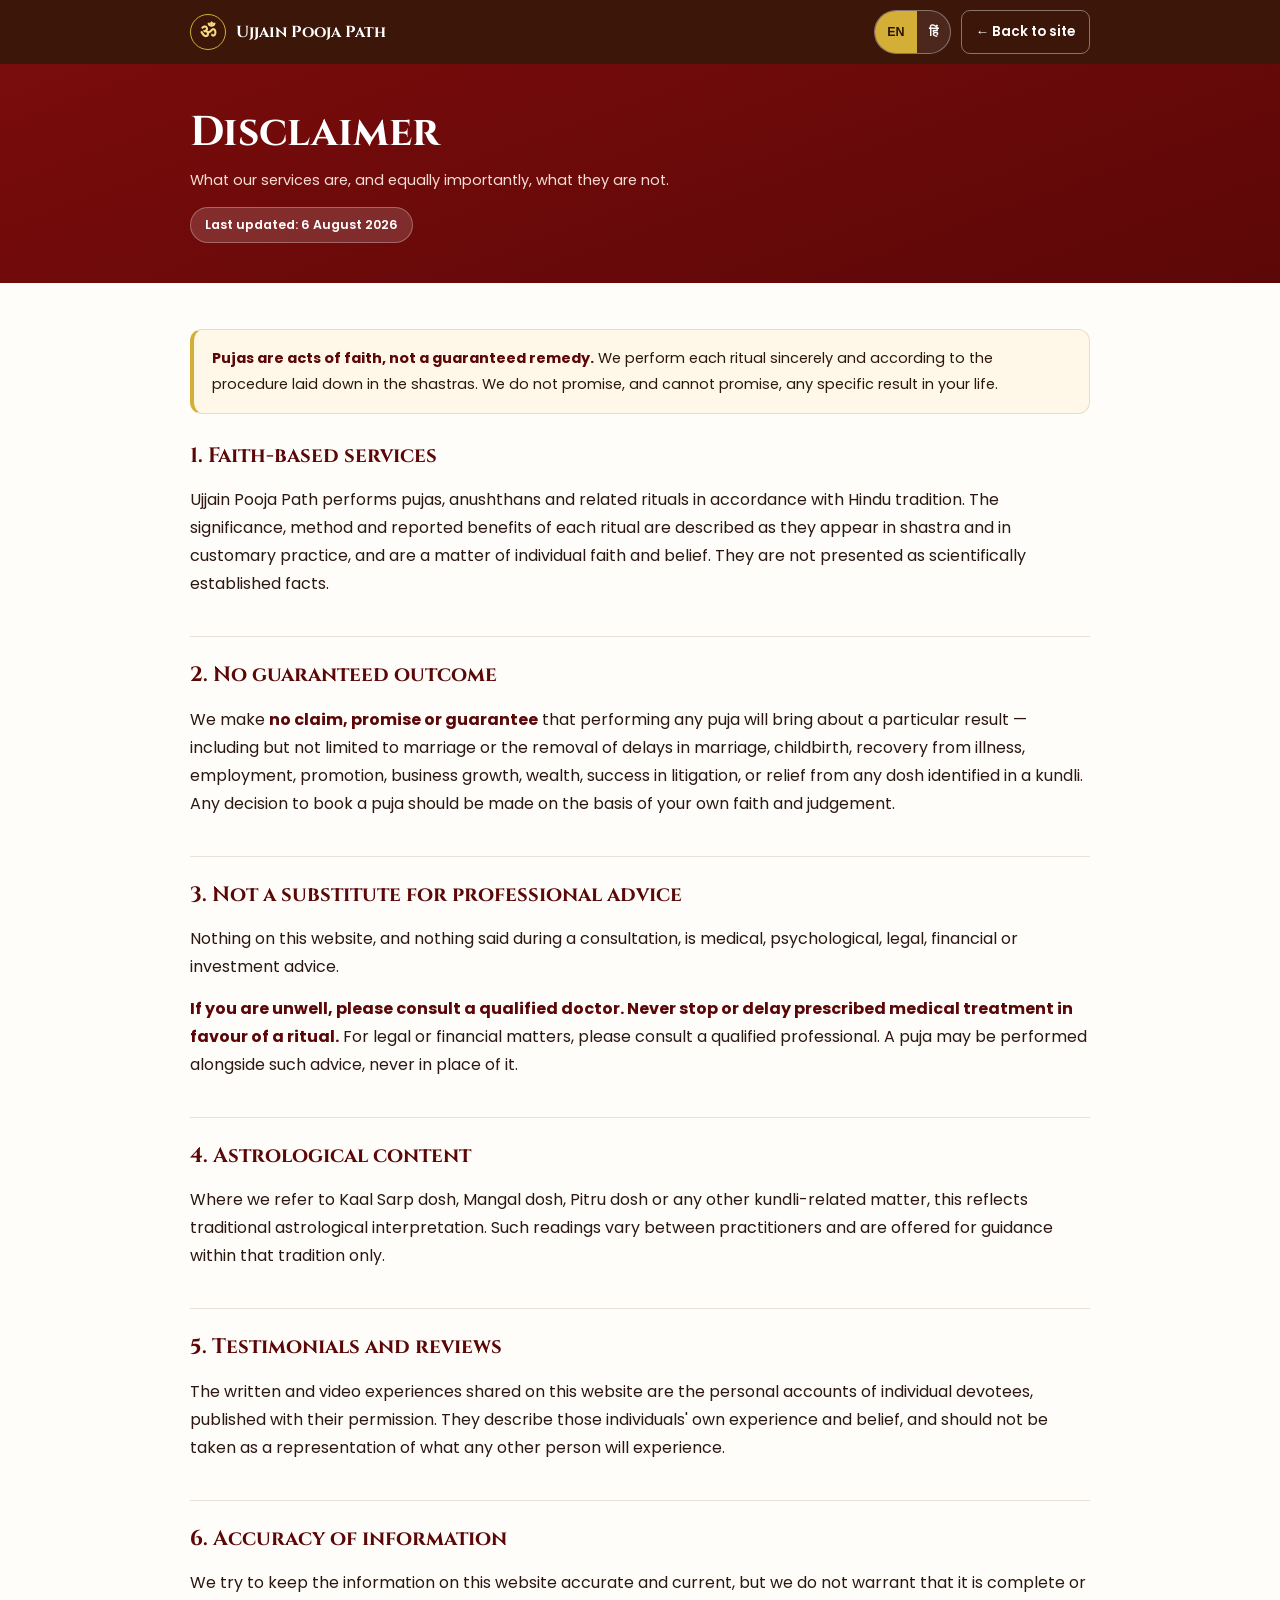
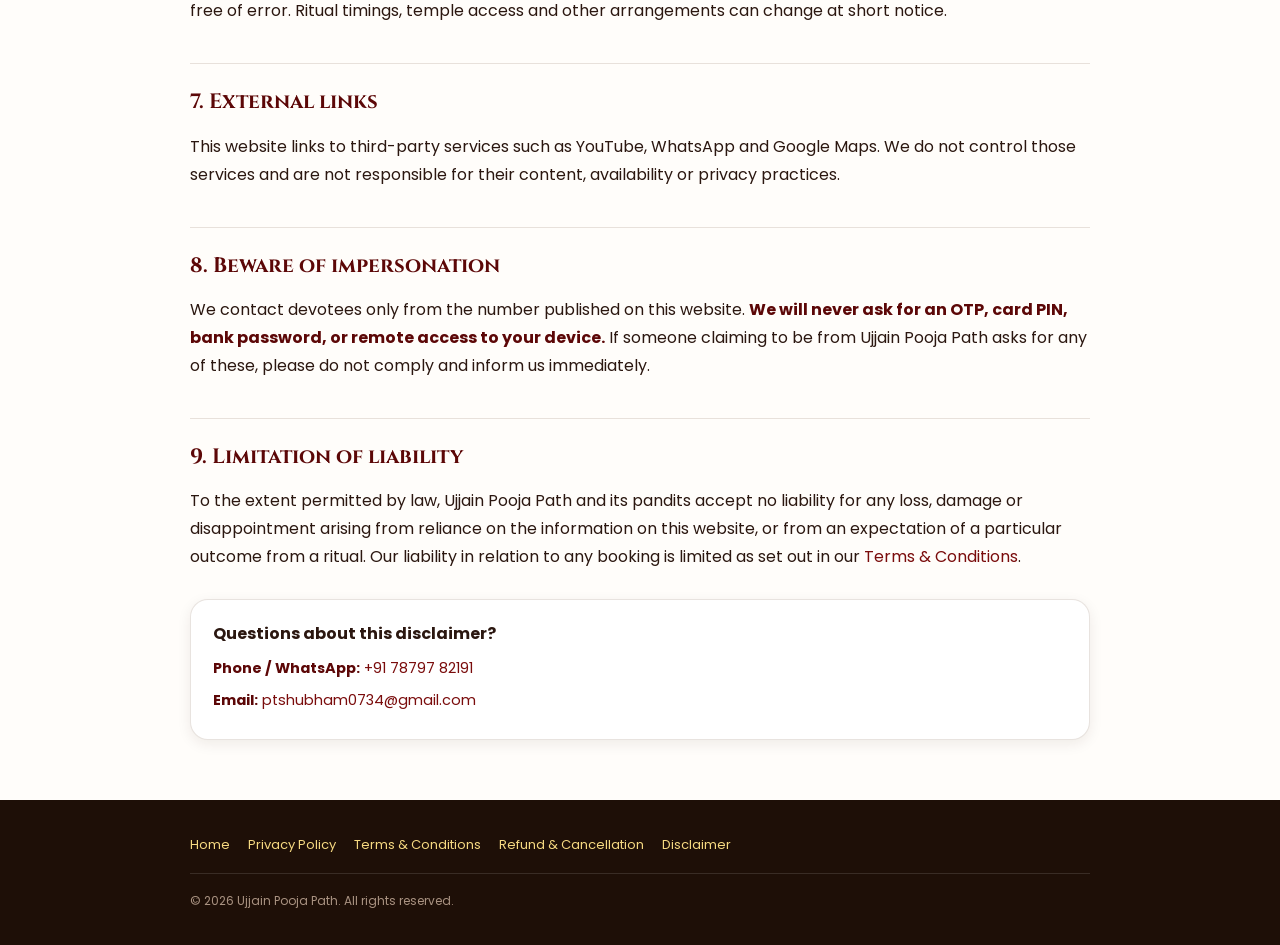
<file: disclaimer.html>
<!doctype html>
<html lang="en-IN" data-lang="en">
<head>
  <meta charset="utf-8">
  <meta name="viewport" content="width=device-width, initial-scale=1, viewport-fit=cover">
  <meta name="theme-color" content="#7a0c0c">
  <meta name="description" content="Disclaimer for Ujjain Pooja Path — pujas are performed as acts of faith according to Hindu tradition, no specific outcome is guaranteed, and nothing on this site is medical, legal or financial advice.">
  <meta name="robots" content="index,follow">
  <link rel="canonical" href="https://ujjainpoojapath.in/disclaimer.html">
  <title>Disclaimer | Ujjain Pooja Path</title>
  <link rel="preconnect" href="https://fonts.googleapis.com">
  <link rel="preconnect" href="https://fonts.gstatic.com" crossorigin>
  <link href="https://fonts.googleapis.com/css2?family=Cinzel:wght@500;600;700&family=Poppins:wght@400;500;600;700&family=Noto+Sans+Devanagari:wght@400;500;600;700&display=swap" rel="stylesheet">
  <link rel="stylesheet" href="legal.css">
</head>
<body>

<header class="legal-header">
  <nav class="legal-nav wrap" aria-label="Main navigation">
    <a class="brand" href="index.html"><span class="brand-mark" aria-hidden="true">ॐ</span><span>Ujjain Pooja Path</span></a>
    <div class="header-right">
      <div class="lang-switch" role="group" aria-label="Language">
        <button type="button" data-setlang="en" aria-pressed="true">EN</button>
        <button type="button" data-setlang="hi" aria-pressed="false">हिं</button>
      </div>
      <a class="back-home" href="index.html"><span class="t-en">← Back to site</span><span class="t-hi">← वेबसाइट पर लौटें</span></a>
    </div>
  </nav>
</header>

<section class="legal-hero">
  <div class="wrap">
    <h1><span class="t-en">Disclaimer</span><span class="t-hi">अस्वीकरण</span></h1>
    <p>
      <span class="t-en">What our services are, and equally importantly, what they are not.</span>
      <span class="t-hi">हमारी सेवाएँ क्या हैं, और उतना ही महत्वपूर्ण — क्या नहीं हैं।</span>
    </p>
    <span class="eff-date"><span class="t-en">Last updated: 6 August 2026</span><span class="t-hi">अंतिम अद्यतन: 6 अगस्त 2026</span></span>
  </div>
</section>

<main class="legal-body">
  <div class="wrap">

    <div class="callout">
      <p>
        <span class="t-en"><strong>Pujas are acts of faith, not a guaranteed remedy.</strong> We perform each ritual sincerely and according to the procedure laid down in the shastras. We do not promise, and cannot promise, any specific result in your life.</span>
        <span class="t-hi"><strong>पूजा श्रद्धा का कर्म है, परिणाम की गारंटी नहीं।</strong> हम प्रत्येक अनुष्ठान निष्ठापूर्वक तथा शास्त्रोक्त विधि से सम्पन्न कराते हैं। हम आपके जीवन में किसी विशेष परिणाम का वचन नहीं देते, और दे भी नहीं सकते।</span>
      </p>
    </div>

    <h2><span class="t-en">1. Faith-based services</span><span class="t-hi">1. आस्था आधारित सेवाएँ</span></h2>
    <p><span class="t-en">Ujjain Pooja Path performs pujas, anushthans and related rituals in accordance with Hindu tradition. The significance, method and reported benefits of each ritual are described as they appear in shastra and in customary practice, and are a matter of individual faith and belief. They are not presented as scientifically established facts.</span><span class="t-hi">उज्जैन पूजा पथ हिंदू परंपरा के अनुसार पूजा, अनुष्ठान एवं संबंधित कर्म सम्पन्न कराता है। प्रत्येक अनुष्ठान का महत्व, विधि एवं बताए गए फल वैसे ही वर्णित हैं जैसे वे शास्त्र एवं प्रचलित परंपरा में आते हैं, तथा वे व्यक्तिगत श्रद्धा एवं आस्था का विषय हैं। इन्हें वैज्ञानिक रूप से सिद्ध तथ्य के रूप में प्रस्तुत नहीं किया जाता।</span></p>

    <h2><span class="t-en">2. No guaranteed outcome</span><span class="t-hi">2. परिणाम की कोई गारंटी नहीं</span></h2>
    <p><span class="t-en">We make <strong>no claim, promise or guarantee</strong> that performing any puja will bring about a particular result — including but not limited to marriage or the removal of delays in marriage, childbirth, recovery from illness, employment, promotion, business growth, wealth, success in litigation, or relief from any dosh identified in a kundli. Any decision to book a puja should be made on the basis of your own faith and judgement.</span><span class="t-hi">हम <strong>कोई दावा, वचन अथवा गारंटी नहीं</strong> देते कि किसी पूजा से कोई विशेष परिणाम प्राप्त होगा — जिसमें विवाह अथवा विवाह में विलंब का निवारण, संतान, रोग से मुक्ति, रोज़गार, पदोन्नति, व्यापार वृद्धि, धन, मुकदमे में सफलता, अथवा कुंडली में बताए किसी दोष से मुक्ति सम्मिलित है, किंतु इन्हीं तक सीमित नहीं। पूजा बुक करने का निर्णय आपकी अपनी श्रद्धा एवं विवेक के आधार पर लिया जाना चाहिए।</span></p>

    <h2><span class="t-en">3. Not a substitute for professional advice</span><span class="t-hi">3. व्यावसायिक परामर्श का विकल्प नहीं</span></h2>
    <p><span class="t-en">Nothing on this website, and nothing said during a consultation, is medical, psychological, legal, financial or investment advice.</span><span class="t-hi">इस वेबसाइट पर दी गई कोई भी बात, तथा परामर्श के दौरान कही गई कोई भी बात, चिकित्सकीय, मनोवैज्ञानिक, विधिक, वित्तीय अथवा निवेश परामर्श नहीं है।</span></p>
    <p><span class="t-en"><strong>If you are unwell, please consult a qualified doctor. Never stop or delay prescribed medical treatment in favour of a ritual.</strong> For legal or financial matters, please consult a qualified professional. A puja may be performed alongside such advice, never in place of it.</span><span class="t-hi"><strong>यदि आप अस्वस्थ हैं, तो कृपया योग्य चिकित्सक से परामर्श लें। किसी अनुष्ठान के कारण निर्धारित चिकित्सा उपचार कभी बंद या विलंबित न करें।</strong> विधिक अथवा वित्तीय विषयों हेतु कृपया योग्य पेशेवर से परामर्श लें। पूजा ऐसे परामर्श के साथ कराई जा सकती है, उसके स्थान पर कभी नहीं।</span></p>

    <h2><span class="t-en">4. Astrological content</span><span class="t-hi">4. ज्योतिषीय सामग्री</span></h2>
    <p><span class="t-en">Where we refer to Kaal Sarp dosh, Mangal dosh, Pitru dosh or any other kundli-related matter, this reflects traditional astrological interpretation. Such readings vary between practitioners and are offered for guidance within that tradition only.</span><span class="t-hi">जहाँ हम कालसर्प दोष, मंगल दोष, पितृ दोष अथवा कुंडली संबंधी किसी अन्य विषय का उल्लेख करते हैं, वह परंपरागत ज्योतिषीय व्याख्या को दर्शाता है। ऐसी गणनाएँ विद्वानों के अनुसार भिन्न हो सकती हैं तथा केवल उसी परंपरा के भीतर मार्गदर्शन हेतु दी जाती हैं।</span></p>

    <h2><span class="t-en">5. Testimonials and reviews</span><span class="t-hi">5. अनुभव एवं समीक्षाएँ</span></h2>
    <p><span class="t-en">The written and video experiences shared on this website are the personal accounts of individual devotees, published with their permission. They describe those individuals' own experience and belief, and should not be taken as a representation of what any other person will experience.</span><span class="t-hi">इस वेबसाइट पर साझा किए गए लिखित एवं वीडियो अनुभव अलग-अलग भक्तों के व्यक्तिगत विवरण हैं, जो उनकी अनुमति से प्रकाशित हैं। वे उन्हीं व्यक्तियों के अपने अनुभव एवं आस्था का वर्णन करते हैं, तथा इन्हें इस बात का प्रतिनिधित्व नहीं माना जाना चाहिए कि कोई अन्य व्यक्ति क्या अनुभव करेगा।</span></p>

    <h2><span class="t-en">6. Accuracy of information</span><span class="t-hi">6. जानकारी की शुद्धता</span></h2>
    <p><span class="t-en">We try to keep the information on this website accurate and current, but we do not warrant that it is complete or free of error. Ritual timings, temple access and other arrangements can change at short notice.</span><span class="t-hi">हम इस वेबसाइट की जानकारी शुद्ध एवं अद्यतन रखने का प्रयास करते हैं, किंतु यह आश्वासन नहीं देते कि वह पूर्ण अथवा त्रुटिरहित है। अनुष्ठान का समय, मंदिर में प्रवेश एवं अन्य व्यवस्थाएँ अल्प सूचना पर बदल सकती हैं।</span></p>

    <h2><span class="t-en">7. External links</span><span class="t-hi">7. बाहरी लिंक</span></h2>
    <p><span class="t-en">This website links to third-party services such as YouTube, WhatsApp and Google Maps. We do not control those services and are not responsible for their content, availability or privacy practices.</span><span class="t-hi">यह वेबसाइट यूट्यूब, व्हाट्सएप एवं गूगल मैप्स जैसी तृतीय-पक्ष सेवाओं से जुड़ी है। हमारा उन सेवाओं पर नियंत्रण नहीं है तथा हम उनकी सामग्री, उपलब्धता अथवा गोपनीयता व्यवहार हेतु उत्तरदायी नहीं हैं।</span></p>

    <h2><span class="t-en">8. Beware of impersonation</span><span class="t-hi">8. प्रतिरूपण से सावधान</span></h2>
    <p><span class="t-en">We contact devotees only from the number published on this website. <strong>We will never ask for an OTP, card PIN, bank password, or remote access to your device.</strong> If someone claiming to be from Ujjain Pooja Path asks for any of these, please do not comply and inform us immediately.</span><span class="t-hi">हम भक्तों से केवल इस वेबसाइट पर प्रकाशित नंबर से ही संपर्क करते हैं। <strong>हम कभी भी ओटीपी, कार्ड पिन, बैंक पासवर्ड अथवा आपके डिवाइस तक रिमोट पहुँच नहीं माँगेंगे।</strong> यदि उज्जैन पूजा पथ का प्रतिनिधि बताकर कोई इनमें से कुछ भी माँगे, तो कृपया पालन न करें और तुरंत हमें सूचित करें।</span></p>

    <h2><span class="t-en">9. Limitation of liability</span><span class="t-hi">9. दायित्व की सीमा</span></h2>
    <p><span class="t-en">To the extent permitted by law, Ujjain Pooja Path and its pandits accept no liability for any loss, damage or disappointment arising from reliance on the information on this website, or from an expectation of a particular outcome from a ritual. Our liability in relation to any booking is limited as set out in our <a href="terms-and-conditions.html">Terms &amp; Conditions</a>.</span><span class="t-hi">विधि द्वारा अनुमत सीमा तक, उज्जैन पूजा पथ एवं इसके पंडितगण इस वेबसाइट की जानकारी पर निर्भरता से, अथवा किसी अनुष्ठान से विशेष परिणाम की अपेक्षा से उत्पन्न किसी हानि, क्षति अथवा निराशा हेतु कोई दायित्व स्वीकार नहीं करते। किसी बुकिंग के संबंध में हमारा दायित्व हमारी <a href="terms-and-conditions.html">नियम एवं शर्तों</a> में निर्धारित सीमा तक है।</span></p>

    <div class="contact-card">
      <h3><span class="t-en">Questions about this disclaimer?</span><span class="t-hi">इस अस्वीकरण के विषय में प्रश्न?</span></h3>
      <p><span class="t-en"><strong>Phone / WhatsApp:</strong></span><span class="t-hi"><strong>फोन / व्हाट्सएप:</strong></span> <a href="tel:+917879782191">+91 78797 82191</a></p>
      <p><span class="t-en"><strong>Email:</strong></span><span class="t-hi"><strong>ईमेल:</strong></span> <a href="mailto:ptshubham0734@gmail.com">ptshubham0734@gmail.com</a></p>
    </div>

  </div>
</main>

<footer class="legal-footer">
  <div class="wrap">
    <div class="legal-links">
      <a href="index.html"><span class="t-en">Home</span><span class="t-hi">होम</span></a>
      <a href="privacy-policy.html"><span class="t-en">Privacy Policy</span><span class="t-hi">गोपनीयता नीति</span></a>
      <a href="terms-and-conditions.html"><span class="t-en">Terms &amp; Conditions</span><span class="t-hi">नियम एवं शर्तें</span></a>
      <a href="refund-and-cancellation.html"><span class="t-en">Refund &amp; Cancellation</span><span class="t-hi">रिफंड एवं रद्दीकरण</span></a>
      <a href="disclaimer.html"><span class="t-en">Disclaimer</span><span class="t-hi">अस्वीकरण</span></a>
    </div>
    <div class="copy">© <span id="year"></span> Ujjain Pooja Path. <span class="t-en">All rights reserved.</span><span class="t-hi">सर्वाधिकार सुरक्षित।</span></div>
  </div>
</footer>

<div class="legal-cta">
  <a class="c-call" href="tel:+917879782191"><span class="t-en">Call Now</span><span class="t-hi">कॉल करें</span></a>
  <a class="c-wa" href="https://wa.me/917879782191?text=Namaste%20Pandit%20ji%2C%20I%20would%20like%20guidance%20about%20a%20puja%20in%20Ujjain." target="_blank" rel="noopener">WhatsApp</a>
</div>

<script src="legal.js"></script>
</body>
</html>
</file>
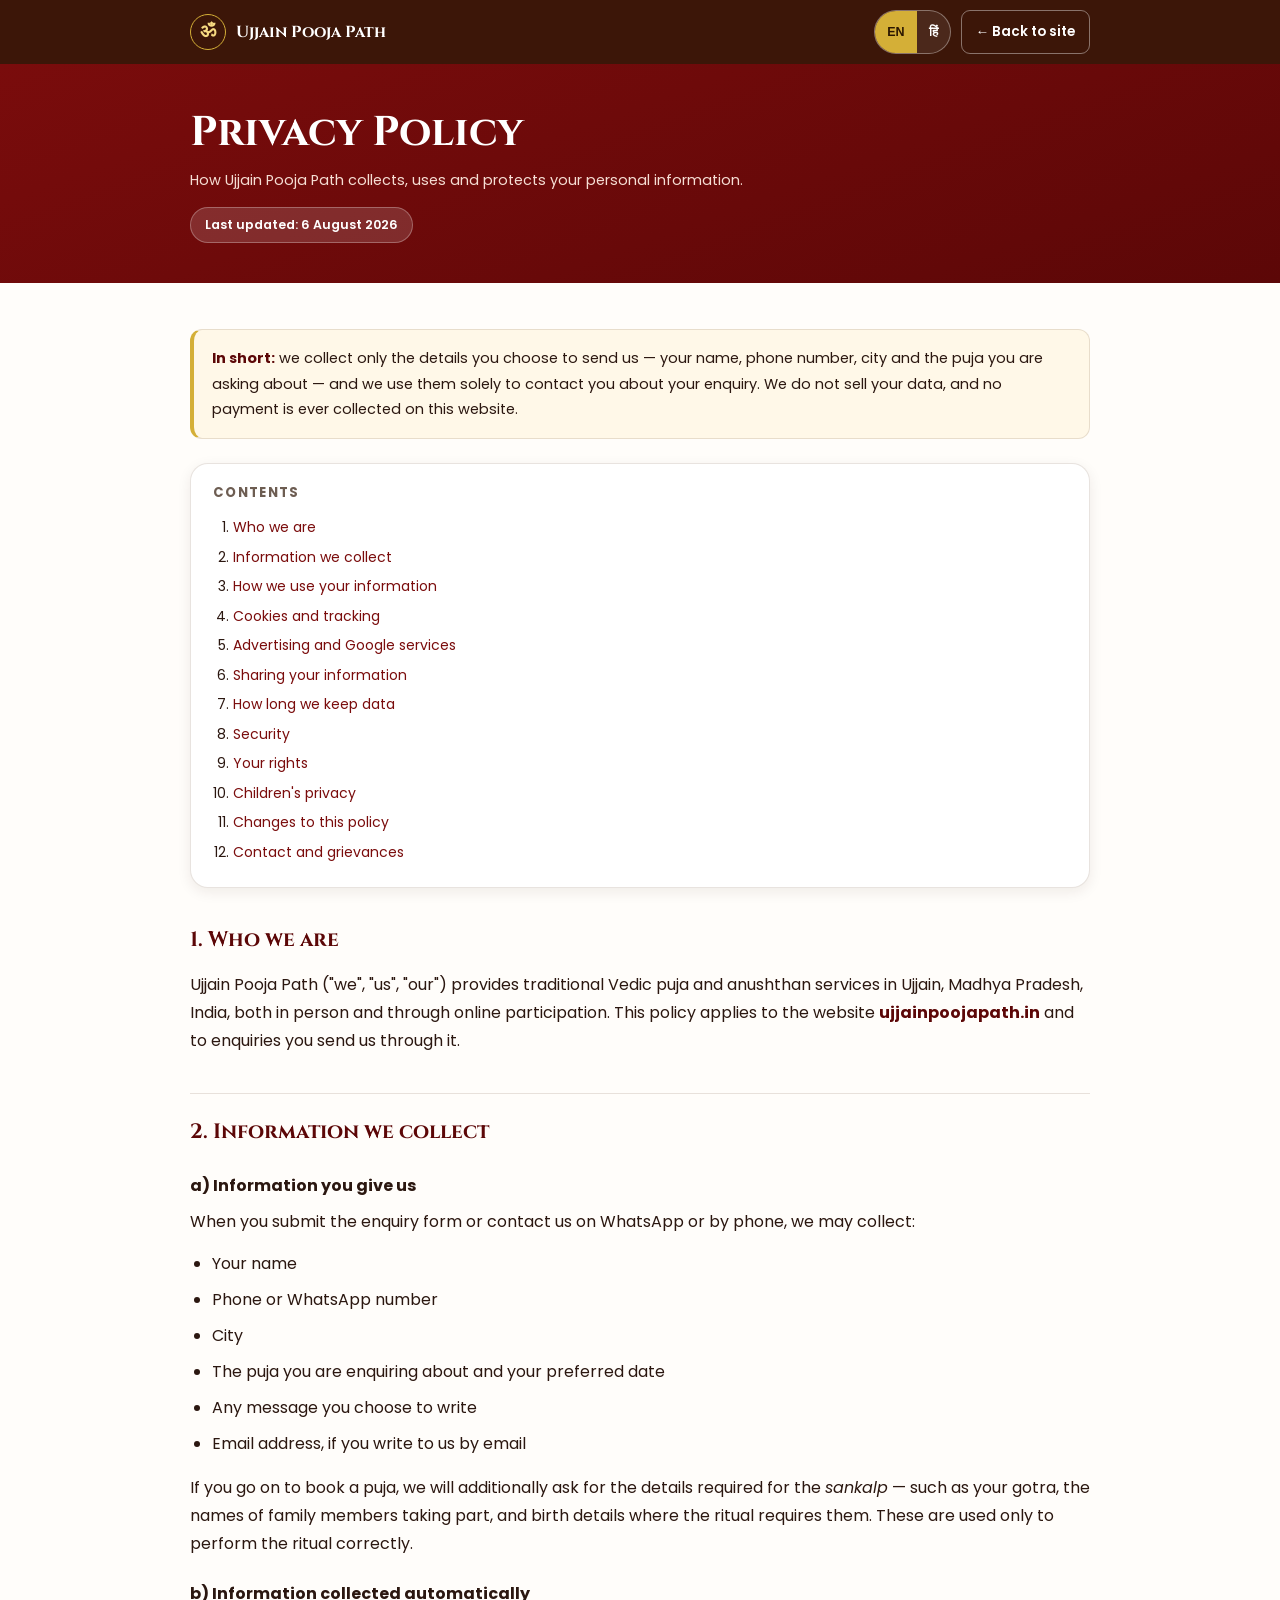
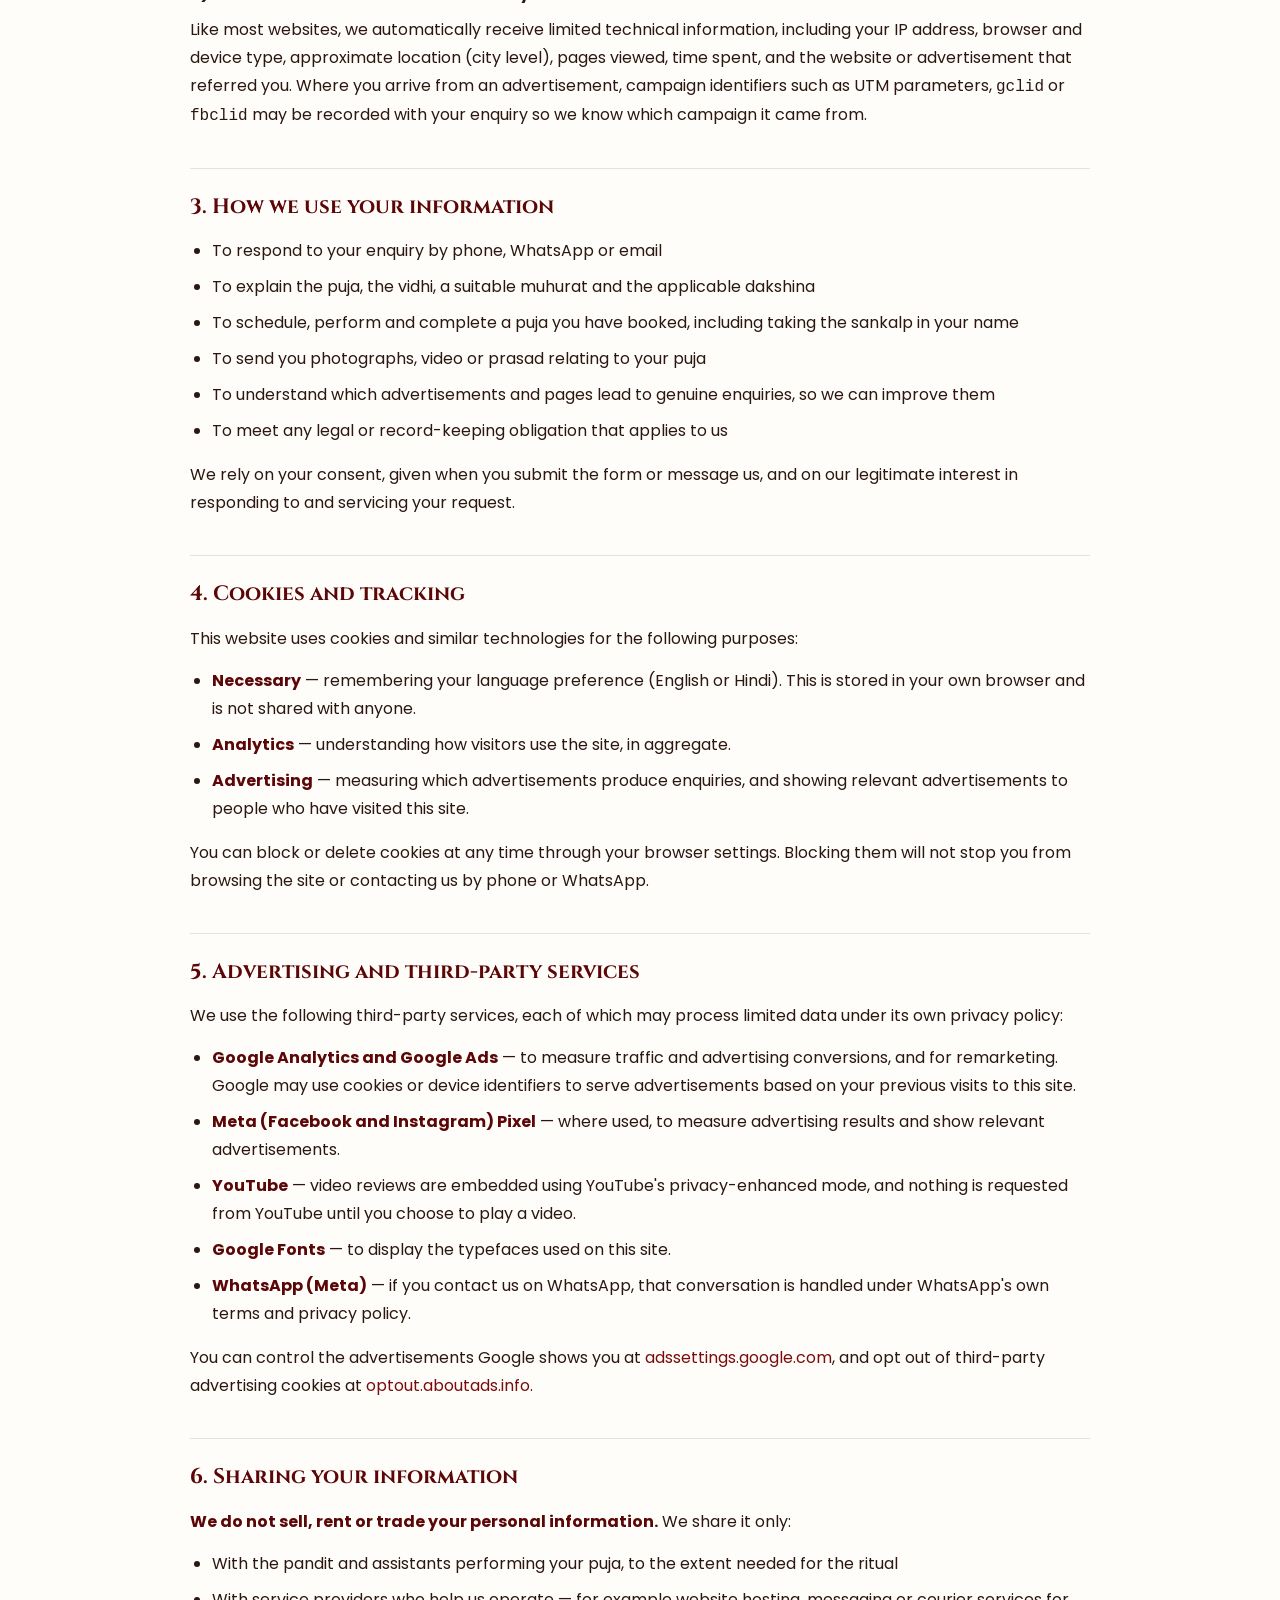
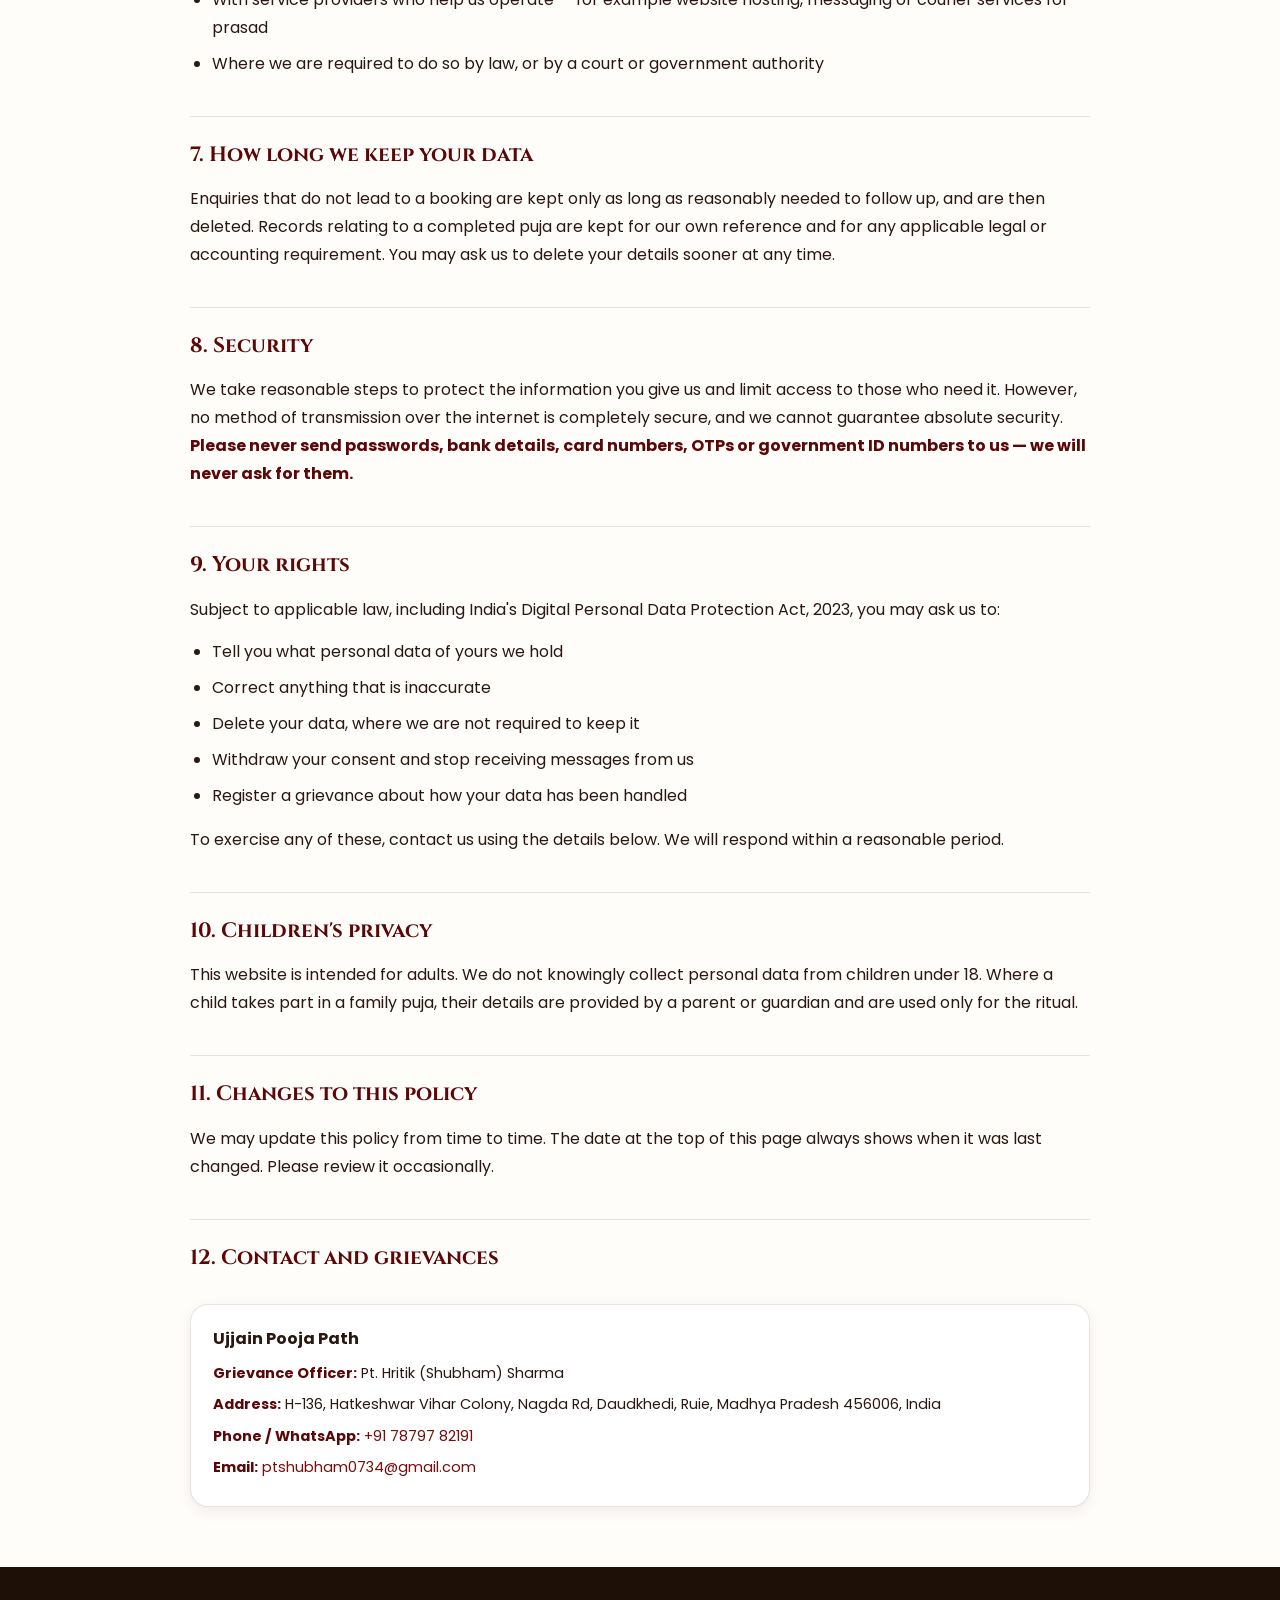
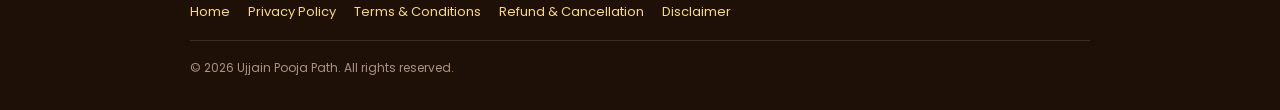
<file: privacy-policy.html>
<!doctype html>
<html lang="en-IN" data-lang="en">
<head>
  <meta charset="utf-8">
  <meta name="viewport" content="width=device-width, initial-scale=1, viewport-fit=cover">
  <meta name="theme-color" content="#7a0c0c">
  <meta name="description" content="Privacy Policy for Ujjain Pooja Path — what personal data we collect through the enquiry form and WhatsApp, how it is used, cookies and advertising technologies, and your rights under India's DPDP Act 2023.">
  <meta name="robots" content="index,follow">
  <link rel="canonical" href="https://ujjainpoojapath.in/privacy-policy.html">
  <title>Privacy Policy | Ujjain Pooja Path</title>
  <link rel="preconnect" href="https://fonts.googleapis.com">
  <link rel="preconnect" href="https://fonts.gstatic.com" crossorigin>
  <link href="https://fonts.googleapis.com/css2?family=Cinzel:wght@500;600;700&family=Poppins:wght@400;500;600;700&family=Noto+Sans+Devanagari:wght@400;500;600;700&display=swap" rel="stylesheet">
  <link rel="stylesheet" href="legal.css">
</head>
<body>

<header class="legal-header">
  <nav class="legal-nav wrap" aria-label="Main navigation">
    <a class="brand" href="index.html"><span class="brand-mark" aria-hidden="true">ॐ</span><span>Ujjain Pooja Path</span></a>
    <div class="header-right">
      <div class="lang-switch" role="group" aria-label="Language">
        <button type="button" data-setlang="en" aria-pressed="true">EN</button>
        <button type="button" data-setlang="hi" aria-pressed="false">हिं</button>
      </div>
      <a class="back-home" href="index.html"><span class="t-en">← Back to site</span><span class="t-hi">← वेबसाइट पर लौटें</span></a>
    </div>
  </nav>
</header>

<section class="legal-hero">
  <div class="wrap">
    <h1><span class="t-en">Privacy Policy</span><span class="t-hi">गोपनीयता नीति</span></h1>
    <p>
      <span class="t-en">How Ujjain Pooja Path collects, uses and protects your personal information.</span>
      <span class="t-hi">उज्जैन पूजा पथ आपकी व्यक्तिगत जानकारी किस प्रकार एकत्र, उपयोग एवं सुरक्षित करता है।</span>
    </p>
    <!-- EDIT: update this date whenever the policy changes -->
    <span class="eff-date"><span class="t-en">Last updated: 6 August 2026</span><span class="t-hi">अंतिम अद्यतन: 6 अगस्त 2026</span></span>
  </div>
</section>

<main class="legal-body">
  <div class="wrap">

    <div class="callout">
      <p>
        <span class="t-en"><strong>In short:</strong> we collect only the details you choose to send us — your name, phone number, city and the puja you are asking about — and we use them solely to contact you about your enquiry. We do not sell your data, and no payment is ever collected on this website.</span>
        <span class="t-hi"><strong>संक्षेप में:</strong> हम केवल वही जानकारी लेते हैं जो आप स्वयं भेजते हैं — आपका नाम, फोन नंबर, शहर और वांछित पूजा — और उसका उपयोग केवल आपकी पूछताछ हेतु संपर्क करने के लिए करते हैं। हम आपका डेटा बेचते नहीं हैं, और इस वेबसाइट पर कोई भुगतान नहीं लिया जाता।</span>
      </p>
    </div>

    <nav class="toc" aria-label="Contents">
      <h2><span class="t-en">Contents</span><span class="t-hi">विषय-सूची</span></h2>
      <ol>
        <li><a href="#who"><span class="t-en">Who we are</span><span class="t-hi">हम कौन हैं</span></a></li>
        <li><a href="#collect"><span class="t-en">Information we collect</span><span class="t-hi">हम कौन-सी जानकारी लेते हैं</span></a></li>
        <li><a href="#use"><span class="t-en">How we use your information</span><span class="t-hi">जानकारी का उपयोग</span></a></li>
        <li><a href="#cookies"><span class="t-en">Cookies and tracking</span><span class="t-hi">कुकीज़ एवं ट्रैकिंग</span></a></li>
        <li><a href="#ads"><span class="t-en">Advertising and Google services</span><span class="t-hi">विज्ञापन एवं गूगल सेवाएँ</span></a></li>
        <li><a href="#share"><span class="t-en">Sharing your information</span><span class="t-hi">जानकारी साझा करना</span></a></li>
        <li><a href="#retention"><span class="t-en">How long we keep data</span><span class="t-hi">डेटा कब तक रखा जाता है</span></a></li>
        <li><a href="#security"><span class="t-en">Security</span><span class="t-hi">सुरक्षा</span></a></li>
        <li><a href="#rights"><span class="t-en">Your rights</span><span class="t-hi">आपके अधिकार</span></a></li>
        <li><a href="#children"><span class="t-en">Children's privacy</span><span class="t-hi">बच्चों की गोपनीयता</span></a></li>
        <li><a href="#changes"><span class="t-en">Changes to this policy</span><span class="t-hi">नीति में परिवर्तन</span></a></li>
        <li><a href="#contact"><span class="t-en">Contact and grievances</span><span class="t-hi">संपर्क एवं शिकायत</span></a></li>
      </ol>
    </nav>

    <h2 id="who"><span class="t-en">1. Who we are</span><span class="t-hi">1. हम कौन हैं</span></h2>
    <p>
      <span class="t-en">Ujjain Pooja Path ("we", "us", "our") provides traditional Vedic puja and anushthan services in Ujjain, Madhya Pradesh, India, both in person and through online participation. This policy applies to the website <strong>ujjainpoojapath.in</strong> and to enquiries you send us through it.</span>
      <span class="t-hi">उज्जैन पूजा पथ ("हम", "हमारा") उज्जैन, मध्य प्रदेश, भारत में परंपरागत वैदिक पूजा एवं अनुष्ठान सेवाएँ प्रदान करता है — प्रत्यक्ष रूप से तथा ऑनलाइन सहभागिता द्वारा। यह नीति वेबसाइट <strong>ujjainpoojapath.in</strong> एवं उसके माध्यम से भेजी गई पूछताछ पर लागू होती है।</span>
    </p>

    <h2 id="collect"><span class="t-en">2. Information we collect</span><span class="t-hi">2. हम कौन-सी जानकारी लेते हैं</span></h2>

    <h3><span class="t-en">a) Information you give us</span><span class="t-hi">क) जो जानकारी आप देते हैं</span></h3>
    <p><span class="t-en">When you submit the enquiry form or contact us on WhatsApp or by phone, we may collect:</span><span class="t-hi">जब आप पूछताछ फॉर्म भरते हैं या व्हाट्सएप अथवा फोन पर संपर्क करते हैं, हम निम्नलिखित जानकारी ले सकते हैं:</span></p>
    <ul>
      <li><span class="t-en">Your name</span><span class="t-hi">आपका नाम</span></li>
      <li><span class="t-en">Phone or WhatsApp number</span><span class="t-hi">फोन अथवा व्हाट्सएप नंबर</span></li>
      <li><span class="t-en">City</span><span class="t-hi">शहर</span></li>
      <li><span class="t-en">The puja you are enquiring about and your preferred date</span><span class="t-hi">वांछित पूजा एवं संभावित तिथि</span></li>
      <li><span class="t-en">Any message you choose to write</span><span class="t-hi">आपके द्वारा लिखा गया संदेश</span></li>
      <li><span class="t-en">Email address, if you write to us by email</span><span class="t-hi">ईमेल पता, यदि आप ईमेल से संपर्क करते हैं</span></li>
    </ul>
    <p>
      <span class="t-en">If you go on to book a puja, we will additionally ask for the details required for the <em>sankalp</em> — such as your gotra, the names of family members taking part, and birth details where the ritual requires them. These are used only to perform the ritual correctly.</span>
      <span class="t-hi">यदि आप पूजा बुक करते हैं, तो <em>संकल्प</em> हेतु आवश्यक विवरण — जैसे गोत्र, सम्मिलित परिवारजनों के नाम, तथा जहाँ अनुष्ठान हेतु आवश्यक हो वहाँ जन्म विवरण — अतिरिक्त रूप से माँगे जाते हैं। इनका उपयोग केवल अनुष्ठान की सही विधि हेतु होता है।</span>
    </p>

    <h3><span class="t-en">b) Information collected automatically</span><span class="t-hi">ख) स्वतः एकत्र होने वाली जानकारी</span></h3>
    <p><span class="t-en">Like most websites, we automatically receive limited technical information, including your IP address, browser and device type, approximate location (city level), pages viewed, time spent, and the website or advertisement that referred you. Where you arrive from an advertisement, campaign identifiers such as UTM parameters, <code>gclid</code> or <code>fbclid</code> may be recorded with your enquiry so we know which campaign it came from.</span><span class="t-hi">अधिकांश वेबसाइटों की भाँति हमें सीमित तकनीकी जानकारी स्वतः प्राप्त होती है, जिसमें आपका आईपी पता, ब्राउज़र एवं डिवाइस प्रकार, अनुमानित स्थान (शहर स्तर), देखे गए पृष्ठ, बिताया गया समय, तथा वह वेबसाइट या विज्ञापन सम्मिलित है जिससे आप आए। विज्ञापन से आने पर UTM पैरामीटर, <code>gclid</code> अथवा <code>fbclid</code> जैसे कैंपेन पहचानकर्ता आपकी पूछताछ के साथ दर्ज हो सकते हैं।</span></p>

    <h2 id="use"><span class="t-en">3. How we use your information</span><span class="t-hi">3. जानकारी का उपयोग</span></h2>
    <ul>
      <li><span class="t-en">To respond to your enquiry by phone, WhatsApp or email</span><span class="t-hi">फोन, व्हाट्सएप अथवा ईमेल द्वारा आपकी पूछताछ का उत्तर देने हेतु</span></li>
      <li><span class="t-en">To explain the puja, the vidhi, a suitable muhurat and the applicable dakshina</span><span class="t-hi">पूजा, विधि, उपयुक्त मुहूर्त एवं दक्षिणा समझाने हेतु</span></li>
      <li><span class="t-en">To schedule, perform and complete a puja you have booked, including taking the sankalp in your name</span><span class="t-hi">बुक की गई पूजा की तिथि तय करने, सम्पन्न कराने तथा आपके नाम से संकल्प लेने हेतु</span></li>
      <li><span class="t-en">To send you photographs, video or prasad relating to your puja</span><span class="t-hi">आपकी पूजा से संबंधित फोटो, वीडियो अथवा प्रसाद भेजने हेतु</span></li>
      <li><span class="t-en">To understand which advertisements and pages lead to genuine enquiries, so we can improve them</span><span class="t-hi">यह समझने हेतु कि कौन-से विज्ञापन एवं पृष्ठ वास्तविक पूछताछ लाते हैं, ताकि उन्हें बेहतर किया जा सके</span></li>
      <li><span class="t-en">To meet any legal or record-keeping obligation that applies to us</span><span class="t-hi">हम पर लागू किसी विधिक अथवा अभिलेख-संबंधी दायित्व की पूर्ति हेतु</span></li>
    </ul>
    <p><span class="t-en">We rely on your consent, given when you submit the form or message us, and on our legitimate interest in responding to and servicing your request.</span><span class="t-hi">हम आपकी उस सहमति पर निर्भर करते हैं जो फॉर्म भेजते या संदेश करते समय दी जाती है, तथा आपकी माँग का उत्तर देने एवं सेवा प्रदान करने के हमारे वैध हित पर।</span></p>

    <h2 id="cookies"><span class="t-en">4. Cookies and tracking</span><span class="t-hi">4. कुकीज़ एवं ट्रैकिंग</span></h2>
    <p><span class="t-en">This website uses cookies and similar technologies for the following purposes:</span><span class="t-hi">यह वेबसाइट निम्नलिखित उद्देश्यों हेतु कुकीज़ एवं समान तकनीकों का उपयोग करती है:</span></p>
    <ul>
      <li><span class="t-en"><strong>Necessary</strong> — remembering your language preference (English or Hindi). This is stored in your own browser and is not shared with anyone.</span><span class="t-hi"><strong>आवश्यक</strong> — आपकी भाषा पसंद (अंग्रेज़ी अथवा हिंदी) याद रखने हेतु। यह आपके ब्राउज़र में ही संग्रहीत रहती है और किसी से साझा नहीं की जाती।</span></li>
      <li><span class="t-en"><strong>Analytics</strong> — understanding how visitors use the site, in aggregate.</span><span class="t-hi"><strong>विश्लेषण</strong> — यह समझने हेतु कि आगंतुक वेबसाइट का सामूहिक रूप से किस प्रकार उपयोग करते हैं।</span></li>
      <li><span class="t-en"><strong>Advertising</strong> — measuring which advertisements produce enquiries, and showing relevant advertisements to people who have visited this site.</span><span class="t-hi"><strong>विज्ञापन</strong> — यह मापने हेतु कि कौन-से विज्ञापन पूछताछ लाते हैं, तथा वेबसाइट देख चुके लोगों को प्रासंगिक विज्ञापन दिखाने हेतु।</span></li>
    </ul>
    <p><span class="t-en">You can block or delete cookies at any time through your browser settings. Blocking them will not stop you from browsing the site or contacting us by phone or WhatsApp.</span><span class="t-hi">आप कभी भी अपनी ब्राउज़र सेटिंग्स से कुकीज़ रोक अथवा हटा सकते हैं। ऐसा करने पर भी आप वेबसाइट देख सकते हैं तथा फोन या व्हाट्सएप द्वारा संपर्क कर सकते हैं।</span></p>

    <h2 id="ads"><span class="t-en">5. Advertising and third-party services</span><span class="t-hi">5. विज्ञापन एवं तृतीय-पक्ष सेवाएँ</span></h2>
    <p><span class="t-en">We use the following third-party services, each of which may process limited data under its own privacy policy:</span><span class="t-hi">हम निम्नलिखित तृतीय-पक्ष सेवाओं का उपयोग करते हैं, जिनमें से प्रत्येक अपनी गोपनीयता नीति के अंतर्गत सीमित डेटा संसाधित कर सकती है:</span></p>
    <ul>
      <li><span class="t-en"><strong>Google Analytics and Google Ads</strong> — to measure traffic and advertising conversions, and for remarketing. Google may use cookies or device identifiers to serve advertisements based on your previous visits to this site.</span><span class="t-hi"><strong>गूगल एनालिटिक्स एवं गूगल विज्ञापन</strong> — ट्रैफ़िक तथा विज्ञापन कन्वर्ज़न मापने एवं रीमार्केटिंग हेतु। गूगल आपकी पूर्व यात्राओं के आधार पर विज्ञापन दिखाने हेतु कुकीज़ अथवा डिवाइस पहचानकर्ता उपयोग कर सकता है।</span></li>
      <li><span class="t-en"><strong>Meta (Facebook and Instagram) Pixel</strong> — where used, to measure advertising results and show relevant advertisements.</span><span class="t-hi"><strong>मेटा (फेसबुक एवं इंस्टाग्राम) पिक्सल</strong> — जहाँ उपयोग हो, विज्ञापन परिणाम मापने एवं प्रासंगिक विज्ञापन दिखाने हेतु।</span></li>
      <li><span class="t-en"><strong>YouTube</strong> — video reviews are embedded using YouTube's privacy-enhanced mode, and nothing is requested from YouTube until you choose to play a video.</span><span class="t-hi"><strong>यूट्यूब</strong> — वीडियो समीक्षाएँ यूट्यूब के गोपनीयता-वर्धित मोड में एम्बेड हैं, तथा जब तक आप वीडियो नहीं चलाते तब तक यूट्यूब से कुछ भी अनुरोध नहीं किया जाता।</span></li>
      <li><span class="t-en"><strong>Google Fonts</strong> — to display the typefaces used on this site.</span><span class="t-hi"><strong>गूगल फॉन्ट्स</strong> — इस वेबसाइट पर प्रयुक्त फ़ॉन्ट प्रदर्शित करने हेतु।</span></li>
      <li><span class="t-en"><strong>WhatsApp (Meta)</strong> — if you contact us on WhatsApp, that conversation is handled under WhatsApp's own terms and privacy policy.</span><span class="t-hi"><strong>व्हाट्सएप (मेटा)</strong> — व्हाट्सएप पर संपर्क करने पर वह वार्तालाप व्हाट्सएप की अपनी शर्तों एवं गोपनीयता नीति के अंतर्गत होता है।</span></li>
    </ul>
    <p>
      <span class="t-en">You can control the advertisements Google shows you at <a href="https://adssettings.google.com" target="_blank" rel="noopener">adssettings.google.com</a>, and opt out of third-party advertising cookies at <a href="https://optout.aboutads.info" target="_blank" rel="noopener">optout.aboutads.info</a>.</span>
      <span class="t-hi">गूगल द्वारा दिखाए जाने वाले विज्ञापनों को आप <a href="https://adssettings.google.com" target="_blank" rel="noopener">adssettings.google.com</a> पर नियंत्रित कर सकते हैं, तथा तृतीय-पक्ष विज्ञापन कुकीज़ से <a href="https://optout.aboutads.info" target="_blank" rel="noopener">optout.aboutads.info</a> पर बाहर निकल सकते हैं।</span>
    </p>

    <h2 id="share"><span class="t-en">6. Sharing your information</span><span class="t-hi">6. जानकारी साझा करना</span></h2>
    <p><span class="t-en"><strong>We do not sell, rent or trade your personal information.</strong> We share it only:</span><span class="t-hi"><strong>हम आपकी व्यक्तिगत जानकारी बेचते, किराए पर देते अथवा उसका व्यापार नहीं करते।</strong> हम इसे केवल तभी साझा करते हैं जब:</span></p>
    <ul>
      <li><span class="t-en">With the pandit and assistants performing your puja, to the extent needed for the ritual</span><span class="t-hi">आपकी पूजा सम्पन्न कराने वाले पंडित एवं सहयोगियों के साथ, अनुष्ठान हेतु आवश्यक सीमा तक</span></li>
      <li><span class="t-en">With service providers who help us operate — for example website hosting, messaging or courier services for prasad</span><span class="t-hi">संचालन में सहयोग करने वाले सेवा प्रदाताओं के साथ — जैसे वेबसाइट होस्टिंग, मैसेजिंग अथवा प्रसाद हेतु कूरियर सेवाएँ</span></li>
      <li><span class="t-en">Where we are required to do so by law, or by a court or government authority</span><span class="t-hi">जहाँ विधि द्वारा, अथवा किसी न्यायालय या सरकारी प्राधिकरण द्वारा ऐसा करना आवश्यक हो</span></li>
    </ul>

    <h2 id="retention"><span class="t-en">7. How long we keep your data</span><span class="t-hi">7. डेटा कब तक रखा जाता है</span></h2>
    <p><span class="t-en">Enquiries that do not lead to a booking are kept only as long as reasonably needed to follow up, and are then deleted. Records relating to a completed puja are kept for our own reference and for any applicable legal or accounting requirement. You may ask us to delete your details sooner at any time.</span><span class="t-hi">जिन पूछताछों से बुकिंग नहीं होती, वे केवल उचित अनुवर्ती संपर्क हेतु आवश्यक अवधि तक रखी जाती हैं और उसके बाद हटा दी जाती हैं। सम्पन्न पूजा से संबंधित अभिलेख हमारे संदर्भ तथा लागू विधिक अथवा लेखा आवश्यकताओं हेतु रखे जाते हैं। आप कभी भी अपना विवरण पहले हटाने का अनुरोध कर सकते हैं।</span></p>

    <h2 id="security"><span class="t-en">8. Security</span><span class="t-hi">8. सुरक्षा</span></h2>
    <p><span class="t-en">We take reasonable steps to protect the information you give us and limit access to those who need it. However, no method of transmission over the internet is completely secure, and we cannot guarantee absolute security. <strong>Please never send passwords, bank details, card numbers, OTPs or government ID numbers to us — we will never ask for them.</strong></span><span class="t-hi">हम आपकी दी गई जानकारी की सुरक्षा हेतु उचित उपाय करते हैं तथा पहुँच केवल आवश्यक व्यक्तियों तक सीमित रखते हैं। तथापि, इंटरनेट पर संप्रेषण की कोई विधि पूर्णतः सुरक्षित नहीं होती और हम पूर्ण सुरक्षा की गारंटी नहीं दे सकते। <strong>कृपया हमें कभी भी पासवर्ड, बैंक विवरण, कार्ड नंबर, ओटीपी अथवा सरकारी पहचान संख्या न भेजें — हम इन्हें कभी नहीं माँगते।</strong></span></p>

    <h2 id="rights"><span class="t-en">9. Your rights</span><span class="t-hi">9. आपके अधिकार</span></h2>
    <p><span class="t-en">Subject to applicable law, including India's Digital Personal Data Protection Act, 2023, you may ask us to:</span><span class="t-hi">लागू विधि, जिसमें भारत का डिजिटल पर्सनल डेटा प्रोटेक्शन अधिनियम, 2023 सम्मिलित है, के अधीन आप हमसे निम्नलिखित का अनुरोध कर सकते हैं:</span></p>
    <ul>
      <li><span class="t-en">Tell you what personal data of yours we hold</span><span class="t-hi">आपका कौन-सा व्यक्तिगत डेटा हमारे पास है, यह बताना</span></li>
      <li><span class="t-en">Correct anything that is inaccurate</span><span class="t-hi">किसी भी अशुद्ध जानकारी को सुधारना</span></li>
      <li><span class="t-en">Delete your data, where we are not required to keep it</span><span class="t-hi">आपका डेटा हटाना, जहाँ उसे रखना हमारे लिए आवश्यक न हो</span></li>
      <li><span class="t-en">Withdraw your consent and stop receiving messages from us</span><span class="t-hi">अपनी सहमति वापस लेना तथा हमारे संदेश प्राप्त करना बंद करना</span></li>
      <li><span class="t-en">Register a grievance about how your data has been handled</span><span class="t-hi">अपने डेटा के प्रबंधन के संबंध में शिकायत दर्ज कराना</span></li>
    </ul>
    <p><span class="t-en">To exercise any of these, contact us using the details below. We will respond within a reasonable period.</span><span class="t-hi">इनमें से किसी का उपयोग करने हेतु नीचे दिए विवरण से संपर्क करें। हम उचित अवधि में उत्तर देंगे।</span></p>

    <h2 id="children"><span class="t-en">10. Children's privacy</span><span class="t-hi">10. बच्चों की गोपनीयता</span></h2>
    <p><span class="t-en">This website is intended for adults. We do not knowingly collect personal data from children under 18. Where a child takes part in a family puja, their details are provided by a parent or guardian and are used only for the ritual.</span><span class="t-hi">यह वेबसाइट वयस्कों हेतु है। हम 18 वर्ष से कम आयु के बच्चों का व्यक्तिगत डेटा जानबूझकर एकत्र नहीं करते। पारिवारिक पूजा में बच्चे के सम्मिलित होने पर उसका विवरण माता-पिता अथवा संरक्षक द्वारा दिया जाता है और केवल अनुष्ठान हेतु प्रयुक्त होता है।</span></p>

    <h2 id="changes"><span class="t-en">11. Changes to this policy</span><span class="t-hi">11. नीति में परिवर्तन</span></h2>
    <p><span class="t-en">We may update this policy from time to time. The date at the top of this page always shows when it was last changed. Please review it occasionally.</span><span class="t-hi">हम समय-समय पर इस नीति को अद्यतन कर सकते हैं। इस पृष्ठ के शीर्ष पर दी गई तिथि सदैव अंतिम परिवर्तन दर्शाती है। कृपया इसे कभी-कभी देखते रहें।</span></p>

    <h2 id="contact"><span class="t-en">12. Contact and grievances</span><span class="t-hi">12. संपर्क एवं शिकायत</span></h2>
    <div class="contact-card">
      <h3><span class="t-en">Ujjain Pooja Path</span><span class="t-hi">उज्जैन पूजा पथ</span></h3>
      <!-- EDIT: under India's IT Rules a named Grievance Officer is expected. Replace the name below. -->
      <p><span class="t-en"><strong>Grievance Officer:</strong> Pt. Hritik (Shubham) Sharma</span><span class="t-hi"><strong>शिकायत अधिकारी:</strong> पं. हृतिक (शुभम) शर्मा</span></p>
      <p><span class="t-en"><strong>Address:</strong></span><span class="t-hi"><strong>पता:</strong></span> H-136, Hatkeshwar Vihar Colony, Nagda Rd, Daudkhedi, Ruie, Madhya Pradesh 456006, India</p>
      <p><span class="t-en"><strong>Phone / WhatsApp:</strong></span><span class="t-hi"><strong>फोन / व्हाट्सएप:</strong></span> <a href="tel:+917879782191">+91 78797 82191</a></p>
      <!-- EDIT: confirm which mailbox is live after the domain move -->
      <p><span class="t-en"><strong>Email:</strong></span><span class="t-hi"><strong>ईमेल:</strong></span> <a href="mailto:ptshubham0734@gmail.com">ptshubham0734@gmail.com</a></p>
    </div>

  </div>
</main>

<footer class="legal-footer">
  <div class="wrap">
    <div class="legal-links">
      <a href="index.html"><span class="t-en">Home</span><span class="t-hi">होम</span></a>
      <a href="privacy-policy.html"><span class="t-en">Privacy Policy</span><span class="t-hi">गोपनीयता नीति</span></a>
      <a href="terms-and-conditions.html"><span class="t-en">Terms &amp; Conditions</span><span class="t-hi">नियम एवं शर्तें</span></a>
      <a href="refund-and-cancellation.html"><span class="t-en">Refund &amp; Cancellation</span><span class="t-hi">रिफंड एवं रद्दीकरण</span></a>
      <a href="disclaimer.html"><span class="t-en">Disclaimer</span><span class="t-hi">अस्वीकरण</span></a>
    </div>
    <div class="copy">© <span id="year"></span> Ujjain Pooja Path. <span class="t-en">All rights reserved.</span><span class="t-hi">सर्वाधिकार सुरक्षित।</span></div>
  </div>
</footer>

<div class="legal-cta">
  <a class="c-call" href="tel:+917879782191"><span class="t-en">Call Now</span><span class="t-hi">कॉल करें</span></a>
  <a class="c-wa" href="https://wa.me/917879782191?text=Namaste%20Pandit%20ji%2C%20I%20would%20like%20guidance%20about%20a%20puja%20in%20Ujjain." target="_blank" rel="noopener">WhatsApp</a>
</div>

<script src="legal.js"></script>
</body>
</html>
</file>
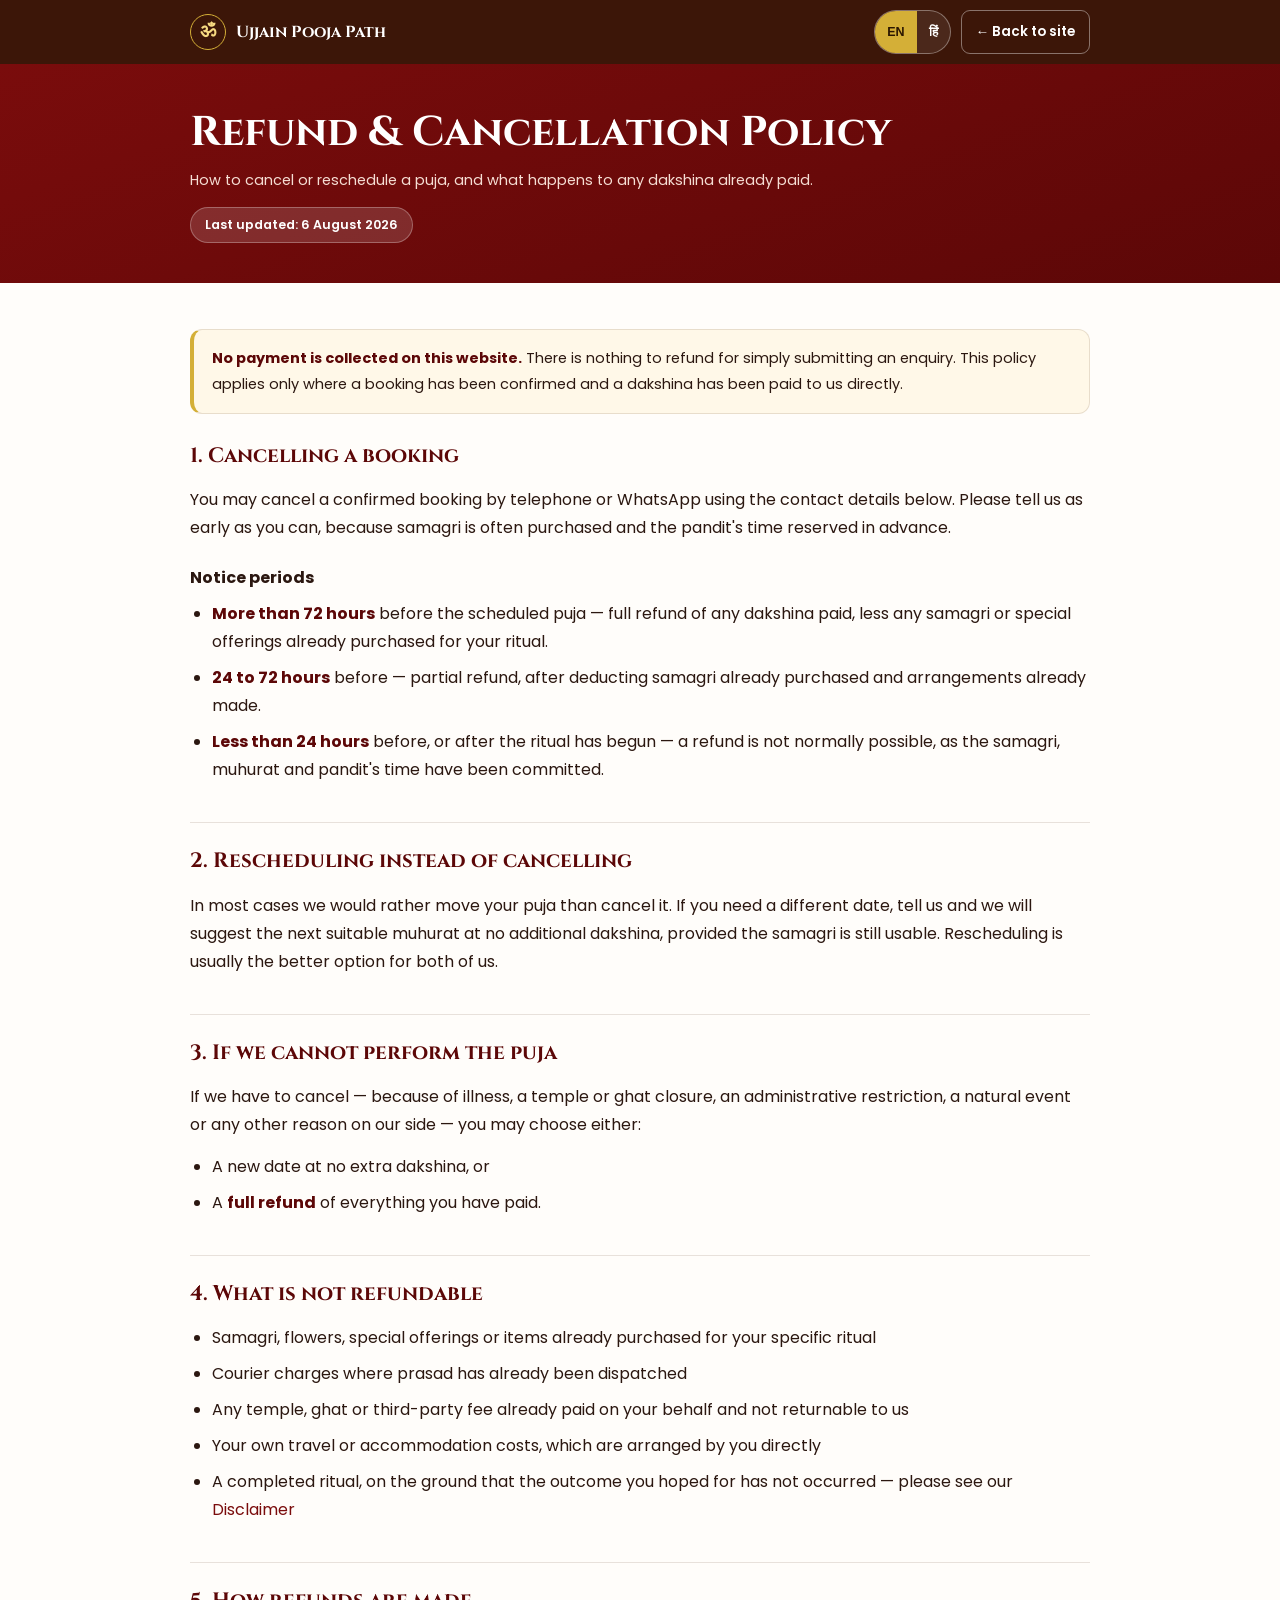
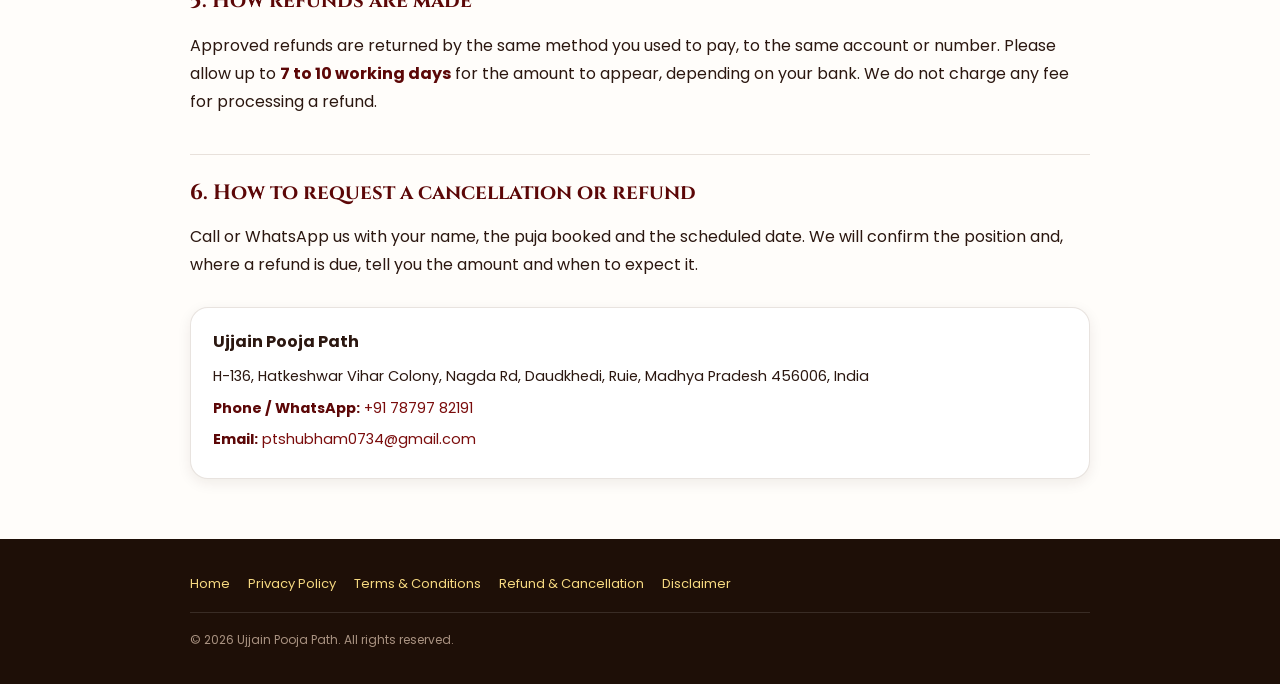
<file: refund-and-cancellation.html>
<!doctype html>
<html lang="en-IN" data-lang="en">
<head>
  <meta charset="utf-8">
  <meta name="viewport" content="width=device-width, initial-scale=1, viewport-fit=cover">
  <meta name="theme-color" content="#7a0c0c">
  <meta name="description" content="Refund and Cancellation Policy for Ujjain Pooja Path — how to cancel or reschedule a puja booking, what is refundable, and how refunds are processed.">
  <meta name="robots" content="index,follow">
  <link rel="canonical" href="https://ujjainpoojapath.in/refund-and-cancellation.html">
  <title>Refund &amp; Cancellation Policy | Ujjain Pooja Path</title>
  <link rel="preconnect" href="https://fonts.googleapis.com">
  <link rel="preconnect" href="https://fonts.gstatic.com" crossorigin>
  <link href="https://fonts.googleapis.com/css2?family=Cinzel:wght@500;600;700&family=Poppins:wght@400;500;600;700&family=Noto+Sans+Devanagari:wght@400;500;600;700&display=swap" rel="stylesheet">
  <link rel="stylesheet" href="legal.css">
</head>
<body>

<header class="legal-header">
  <nav class="legal-nav wrap" aria-label="Main navigation">
    <a class="brand" href="index.html"><span class="brand-mark" aria-hidden="true">ॐ</span><span>Ujjain Pooja Path</span></a>
    <div class="header-right">
      <div class="lang-switch" role="group" aria-label="Language">
        <button type="button" data-setlang="en" aria-pressed="true">EN</button>
        <button type="button" data-setlang="hi" aria-pressed="false">हिं</button>
      </div>
      <a class="back-home" href="index.html"><span class="t-en">← Back to site</span><span class="t-hi">← वेबसाइट पर लौटें</span></a>
    </div>
  </nav>
</header>

<section class="legal-hero">
  <div class="wrap">
    <h1><span class="t-en">Refund &amp; Cancellation Policy</span><span class="t-hi">रिफंड एवं रद्दीकरण नीति</span></h1>
    <p>
      <span class="t-en">How to cancel or reschedule a puja, and what happens to any dakshina already paid.</span>
      <span class="t-hi">पूजा रद्द अथवा पुनर्निर्धारित कैसे करें, और पहले दी गई दक्षिणा का क्या होगा।</span>
    </p>
    <span class="eff-date"><span class="t-en">Last updated: 6 August 2026</span><span class="t-hi">अंतिम अद्यतन: 6 अगस्त 2026</span></span>
  </div>
</section>

<main class="legal-body">
  <div class="wrap">

    <div class="callout">
      <p>
        <span class="t-en"><strong>No payment is collected on this website.</strong> There is nothing to refund for simply submitting an enquiry. This policy applies only where a booking has been confirmed and a dakshina has been paid to us directly.</span>
        <span class="t-hi"><strong>इस वेबसाइट पर कोई भुगतान नहीं लिया जाता।</strong> केवल पूछताछ भेजने पर रिफंड का प्रश्न नहीं उठता। यह नीति केवल तब लागू होती है जब बुकिंग पुष्ट हो चुकी हो और दक्षिणा सीधे हमें दी गई हो।</span>
      </p>
    </div>

    <h2><span class="t-en">1. Cancelling a booking</span><span class="t-hi">1. बुकिंग रद्द करना</span></h2>
    <p><span class="t-en">You may cancel a confirmed booking by telephone or WhatsApp using the contact details below. Please tell us as early as you can, because samagri is often purchased and the pandit's time reserved in advance.</span><span class="t-hi">आप पुष्ट बुकिंग को नीचे दिए संपर्क विवरण द्वारा टेलीफोन या व्हाट्सएप से रद्द कर सकते हैं। कृपया यथाशीघ्र सूचित करें, क्योंकि सामग्री प्रायः पहले ही खरीद ली जाती है तथा पंडित जी का समय आरक्षित कर लिया जाता है।</span></p>

    <!-- EDIT: these notice periods and percentages are a reasonable starting point.
         Change them to match what you actually practise before running ads. -->
    <h3><span class="t-en">Notice periods</span><span class="t-hi">सूचना अवधि</span></h3>
    <ul>
      <li><span class="t-en"><strong>More than 72 hours</strong> before the scheduled puja — full refund of any dakshina paid, less any samagri or special offerings already purchased for your ritual.</span><span class="t-hi"><strong>निर्धारित पूजा से 72 घंटे से अधिक पूर्व</strong> — दी गई दक्षिणा का पूर्ण रिफंड, आपके अनुष्ठान हेतु पहले से खरीदी गई सामग्री अथवा विशेष अर्पण की राशि घटाकर।</span></li>
      <li><span class="t-en"><strong>24 to 72 hours</strong> before — partial refund, after deducting samagri already purchased and arrangements already made.</span><span class="t-hi"><strong>24 से 72 घंटे पूर्व</strong> — पहले से खरीदी गई सामग्री एवं की जा चुकी व्यवस्थाओं की कटौती के बाद आंशिक रिफंड।</span></li>
      <li><span class="t-en"><strong>Less than 24 hours</strong> before, or after the ritual has begun — a refund is not normally possible, as the samagri, muhurat and pandit's time have been committed.</span><span class="t-hi"><strong>24 घंटे से कम पूर्व</strong>, अथवा अनुष्ठान आरंभ होने के पश्चात — सामान्यतः रिफंड संभव नहीं है, क्योंकि सामग्री, मुहूर्त एवं पंडित जी का समय निर्धारित हो चुका होता है।</span></li>
    </ul>

    <h2><span class="t-en">2. Rescheduling instead of cancelling</span><span class="t-hi">2. रद्द करने के स्थान पर पुनर्निर्धारण</span></h2>
    <p><span class="t-en">In most cases we would rather move your puja than cancel it. If you need a different date, tell us and we will suggest the next suitable muhurat at no additional dakshina, provided the samagri is still usable. Rescheduling is usually the better option for both of us.</span><span class="t-hi">अधिकांश स्थितियों में हम पूजा रद्द करने के स्थान पर उसे आगे बढ़ाना उचित समझते हैं। यदि आपको दूसरी तिथि चाहिए, तो हमें बताएँ; सामग्री उपयोग योग्य होने पर हम बिना अतिरिक्त दक्षिणा के अगला उपयुक्त मुहूर्त सुझा देंगे। पुनर्निर्धारण प्रायः दोनों पक्षों हेतु बेहतर विकल्प है।</span></p>

    <h2><span class="t-en">3. If we cannot perform the puja</span><span class="t-hi">3. यदि हम पूजा सम्पन्न न करा सकें</span></h2>
    <p><span class="t-en">If we have to cancel — because of illness, a temple or ghat closure, an administrative restriction, a natural event or any other reason on our side — you may choose either:</span><span class="t-hi">यदि हमें रद्द करना पड़े — बीमारी, मंदिर या घाट की बंदी, प्रशासनिक प्रतिबंध, प्राकृतिक घटना अथवा हमारी ओर के किसी अन्य कारण से — तो आप इनमें से चुन सकते हैं:</span></p>
    <ul>
      <li><span class="t-en">A new date at no extra dakshina, or</span><span class="t-hi">बिना अतिरिक्त दक्षिणा के नई तिथि, अथवा</span></li>
      <li><span class="t-en">A <strong>full refund</strong> of everything you have paid.</span><span class="t-hi">आपके द्वारा दी गई पूरी राशि का <strong>पूर्ण रिफंड</strong>।</span></li>
    </ul>

    <h2><span class="t-en">4. What is not refundable</span><span class="t-hi">4. क्या वापस नहीं होता</span></h2>
    <ul>
      <li><span class="t-en">Samagri, flowers, special offerings or items already purchased for your specific ritual</span><span class="t-hi">आपके विशिष्ट अनुष्ठान हेतु पहले से खरीदी गई सामग्री, पुष्प, विशेष अर्पण अथवा वस्तुएँ</span></li>
      <li><span class="t-en">Courier charges where prasad has already been dispatched</span><span class="t-hi">प्रसाद भेजे जा चुकने पर कूरियर शुल्क</span></li>
      <li><span class="t-en">Any temple, ghat or third-party fee already paid on your behalf and not returnable to us</span><span class="t-hi">आपकी ओर से चुकाया गया कोई मंदिर, घाट अथवा तृतीय-पक्ष शुल्क जो हमें वापस न मिलता हो</span></li>
      <li><span class="t-en">Your own travel or accommodation costs, which are arranged by you directly</span><span class="t-hi">आपके स्वयं के यात्रा अथवा आवास व्यय, जिनकी व्यवस्था आप सीधे करते हैं</span></li>
      <li><span class="t-en">A completed ritual, on the ground that the outcome you hoped for has not occurred — please see our <a href="disclaimer.html">Disclaimer</a></span><span class="t-hi">सम्पन्न हो चुका अनुष्ठान, इस आधार पर कि अपेक्षित परिणाम नहीं मिला — कृपया हमारा <a href="disclaimer.html">अस्वीकरण</a> देखें</span></li>
    </ul>

    <h2><span class="t-en">5. How refunds are made</span><span class="t-hi">5. रिफंड किस प्रकार किया जाता है</span></h2>
    <p><span class="t-en">Approved refunds are returned by the same method you used to pay, to the same account or number. Please allow up to <strong>7 to 10 working days</strong> for the amount to appear, depending on your bank. We do not charge any fee for processing a refund.</span><span class="t-hi">स्वीकृत रिफंड उसी माध्यम से, उसी खाते अथवा नंबर पर वापस किया जाता है जिससे आपने भुगतान किया था। राशि दिखने में आपके बैंक के अनुसार <strong>7 से 10 कार्यदिवस</strong> तक लग सकते हैं। रिफंड संसाधित करने का हम कोई शुल्क नहीं लेते।</span></p>

    <h2><span class="t-en">6. How to request a cancellation or refund</span><span class="t-hi">6. रद्दीकरण अथवा रिफंड का अनुरोध कैसे करें</span></h2>
    <p><span class="t-en">Call or WhatsApp us with your name, the puja booked and the scheduled date. We will confirm the position and, where a refund is due, tell you the amount and when to expect it.</span><span class="t-hi">अपना नाम, बुक की गई पूजा एवं निर्धारित तिथि के साथ हमें कॉल या व्हाट्सएप करें। हम स्थिति की पुष्टि करेंगे तथा जहाँ रिफंड बनता हो, वहाँ राशि एवं अपेक्षित समय बता देंगे।</span></p>

    <div class="contact-card">
      <h3><span class="t-en">Ujjain Pooja Path</span><span class="t-hi">उज्जैन पूजा पथ</span></h3>
      <p>H-136, Hatkeshwar Vihar Colony, Nagda Rd, Daudkhedi, Ruie, Madhya Pradesh 456006, India</p>
      <p><span class="t-en"><strong>Phone / WhatsApp:</strong></span><span class="t-hi"><strong>फोन / व्हाट्सएप:</strong></span> <a href="tel:+917879782191">+91 78797 82191</a></p>
      <p><span class="t-en"><strong>Email:</strong></span><span class="t-hi"><strong>ईमेल:</strong></span> <a href="mailto:ptshubham0734@gmail.com">ptshubham0734@gmail.com</a></p>
    </div>

  </div>
</main>

<footer class="legal-footer">
  <div class="wrap">
    <div class="legal-links">
      <a href="index.html"><span class="t-en">Home</span><span class="t-hi">होम</span></a>
      <a href="privacy-policy.html"><span class="t-en">Privacy Policy</span><span class="t-hi">गोपनीयता नीति</span></a>
      <a href="terms-and-conditions.html"><span class="t-en">Terms &amp; Conditions</span><span class="t-hi">नियम एवं शर्तें</span></a>
      <a href="refund-and-cancellation.html"><span class="t-en">Refund &amp; Cancellation</span><span class="t-hi">रिफंड एवं रद्दीकरण</span></a>
      <a href="disclaimer.html"><span class="t-en">Disclaimer</span><span class="t-hi">अस्वीकरण</span></a>
    </div>
    <div class="copy">© <span id="year"></span> Ujjain Pooja Path. <span class="t-en">All rights reserved.</span><span class="t-hi">सर्वाधिकार सुरक्षित।</span></div>
  </div>
</footer>

<div class="legal-cta">
  <a class="c-call" href="tel:+917879782191"><span class="t-en">Call Now</span><span class="t-hi">कॉल करें</span></a>
  <a class="c-wa" href="https://wa.me/917879782191?text=Namaste%20Pandit%20ji%2C%20I%20would%20like%20guidance%20about%20a%20puja%20in%20Ujjain." target="_blank" rel="noopener">WhatsApp</a>
</div>

<script src="legal.js"></script>
</body>
</html>
</file>
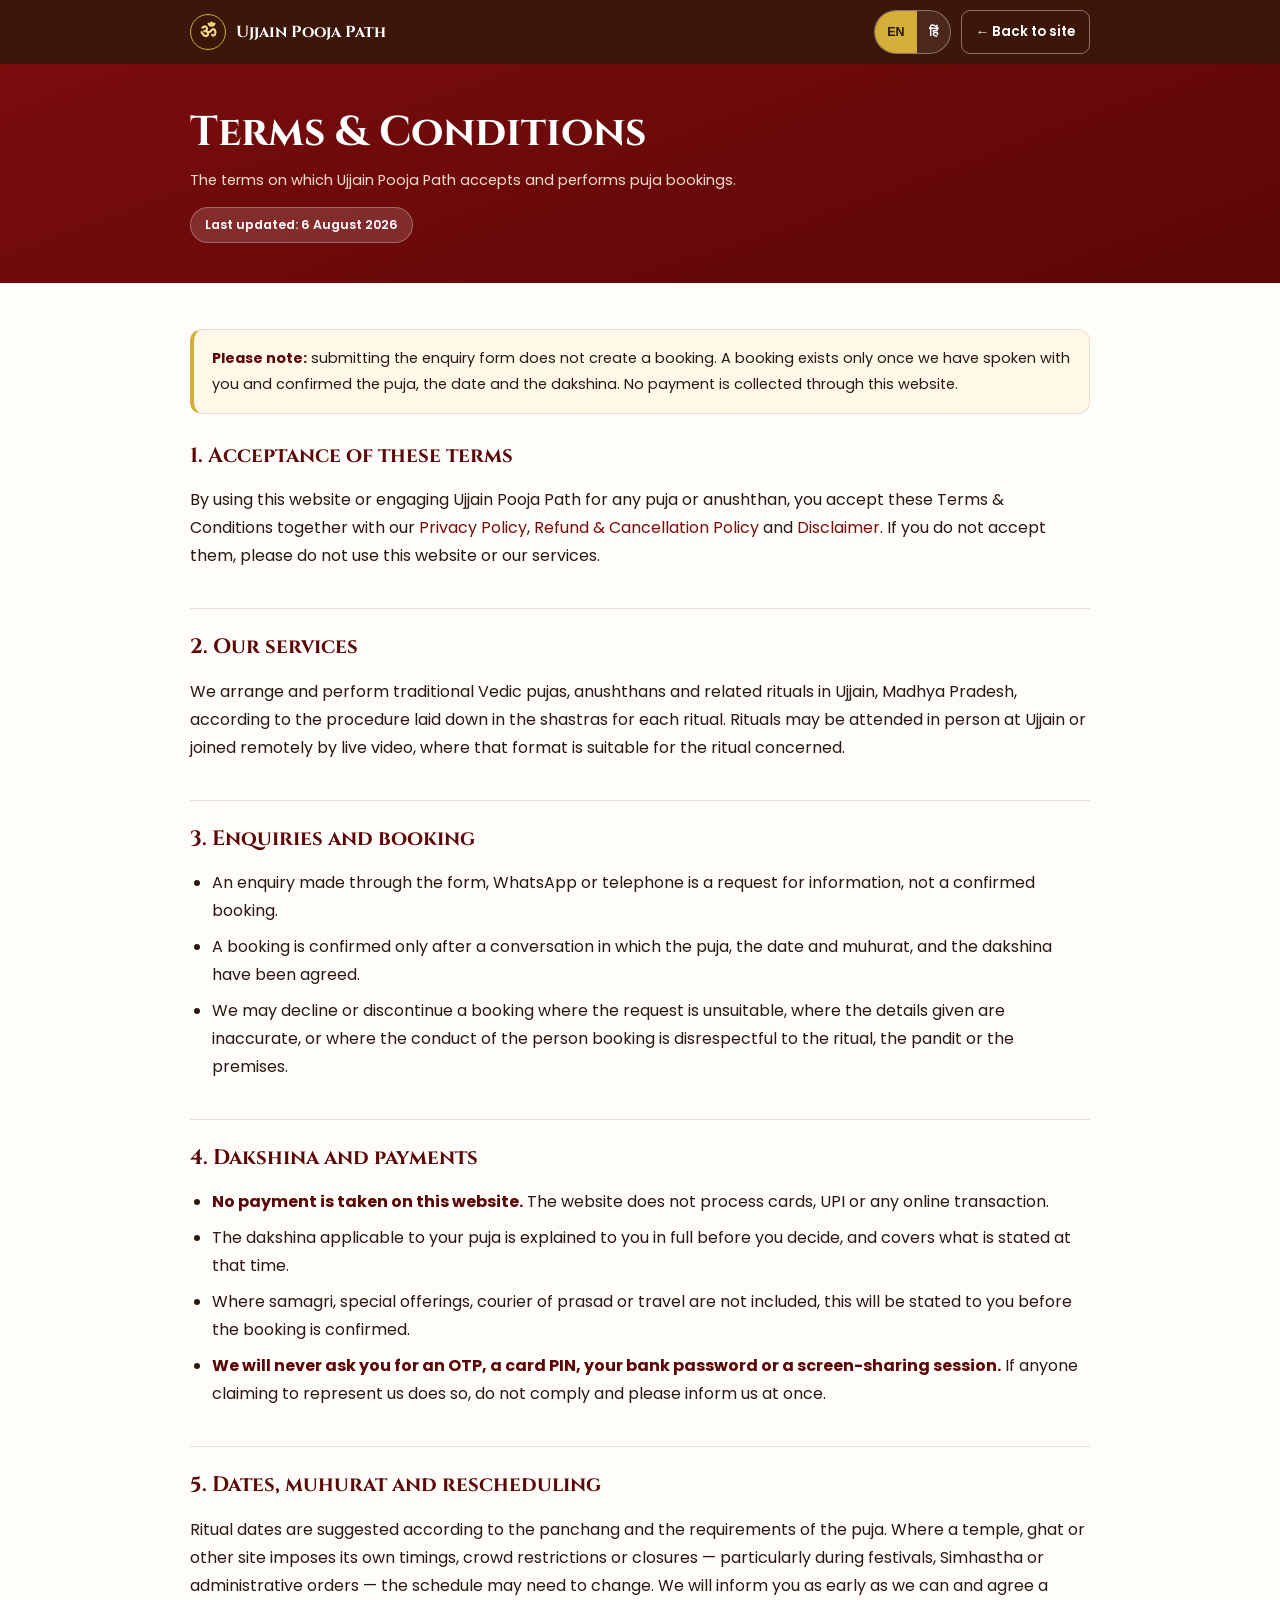
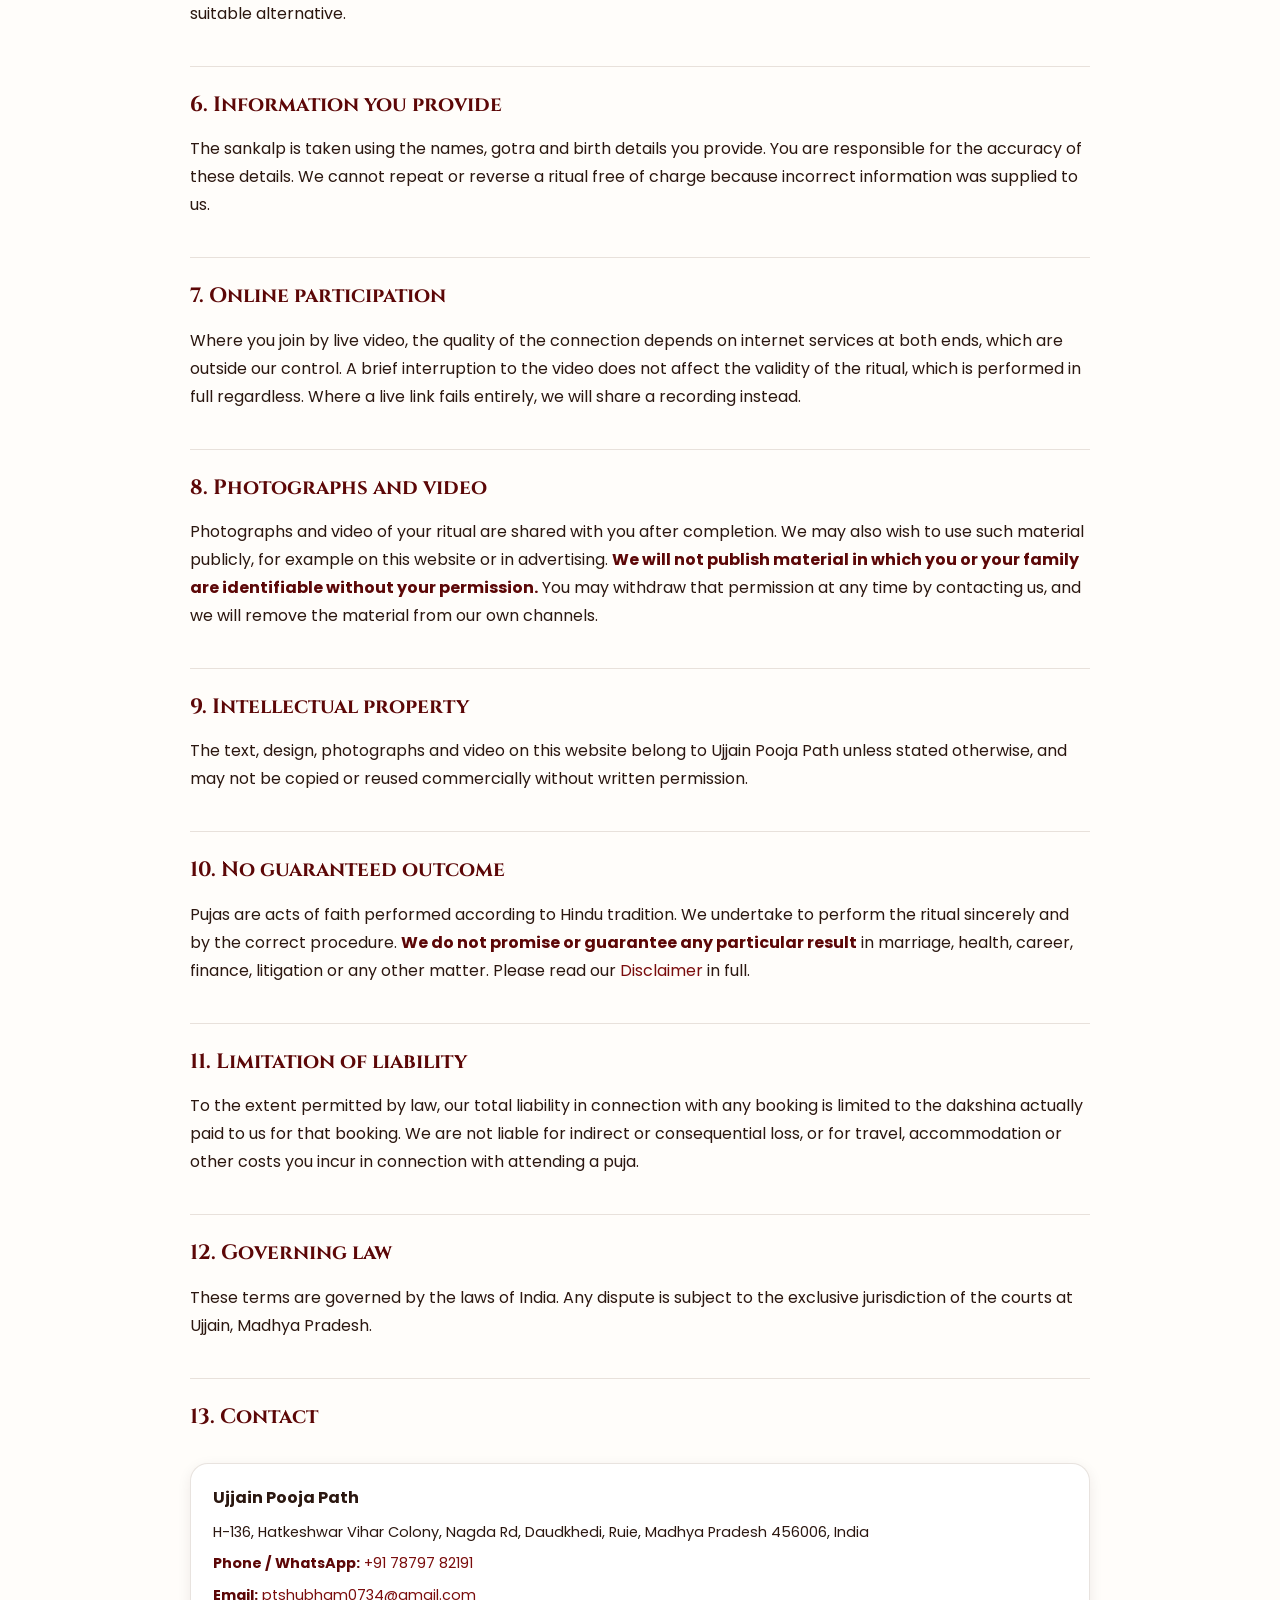
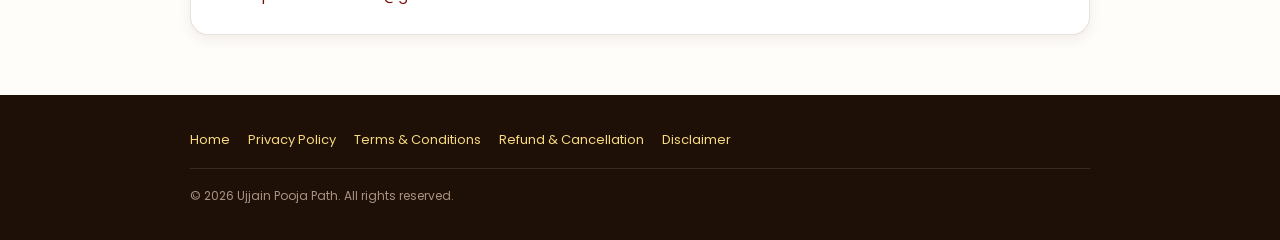
<file: terms-and-conditions.html>
<!doctype html>
<html lang="en-IN" data-lang="en">
<head>
  <meta charset="utf-8">
  <meta name="viewport" content="width=device-width, initial-scale=1, viewport-fit=cover">
  <meta name="theme-color" content="#7a0c0c">
  <meta name="description" content="Terms and Conditions for booking Vedic puja services with Ujjain Pooja Path — how bookings are confirmed, dakshina, scheduling, online participation, media, and limitation of liability.">
  <meta name="robots" content="index,follow">
  <link rel="canonical" href="https://ujjainpoojapath.in/terms-and-conditions.html">
  <title>Terms &amp; Conditions | Ujjain Pooja Path</title>
  <link rel="preconnect" href="https://fonts.googleapis.com">
  <link rel="preconnect" href="https://fonts.gstatic.com" crossorigin>
  <link href="https://fonts.googleapis.com/css2?family=Cinzel:wght@500;600;700&family=Poppins:wght@400;500;600;700&family=Noto+Sans+Devanagari:wght@400;500;600;700&display=swap" rel="stylesheet">
  <link rel="stylesheet" href="legal.css">
</head>
<body>

<header class="legal-header">
  <nav class="legal-nav wrap" aria-label="Main navigation">
    <a class="brand" href="index.html"><span class="brand-mark" aria-hidden="true">ॐ</span><span>Ujjain Pooja Path</span></a>
    <div class="header-right">
      <div class="lang-switch" role="group" aria-label="Language">
        <button type="button" data-setlang="en" aria-pressed="true">EN</button>
        <button type="button" data-setlang="hi" aria-pressed="false">हिं</button>
      </div>
      <a class="back-home" href="index.html"><span class="t-en">← Back to site</span><span class="t-hi">← वेबसाइट पर लौटें</span></a>
    </div>
  </nav>
</header>

<section class="legal-hero">
  <div class="wrap">
    <h1><span class="t-en">Terms &amp; Conditions</span><span class="t-hi">नियम एवं शर्तें</span></h1>
    <p>
      <span class="t-en">The terms on which Ujjain Pooja Path accepts and performs puja bookings.</span>
      <span class="t-hi">जिन शर्तों पर उज्जैन पूजा पथ पूजा बुकिंग स्वीकार एवं सम्पन्न करता है।</span>
    </p>
    <span class="eff-date"><span class="t-en">Last updated: 6 August 2026</span><span class="t-hi">अंतिम अद्यतन: 6 अगस्त 2026</span></span>
  </div>
</section>

<main class="legal-body">
  <div class="wrap">

    <div class="callout">
      <p>
        <span class="t-en"><strong>Please note:</strong> submitting the enquiry form does not create a booking. A booking exists only once we have spoken with you and confirmed the puja, the date and the dakshina. No payment is collected through this website.</span>
        <span class="t-hi"><strong>कृपया ध्यान दें:</strong> पूछताछ फॉर्म भेजने से बुकिंग नहीं होती। बुकिंग तभी मानी जाती है जब हमारी आपसे बात हो जाए और पूजा, तिथि एवं दक्षिणा की पुष्टि हो जाए। इस वेबसाइट के माध्यम से कोई भुगतान नहीं लिया जाता।</span>
      </p>
    </div>

    <h2><span class="t-en">1. Acceptance of these terms</span><span class="t-hi">1. शर्तों की स्वीकृति</span></h2>
    <p><span class="t-en">By using this website or engaging Ujjain Pooja Path for any puja or anushthan, you accept these Terms &amp; Conditions together with our <a href="privacy-policy.html">Privacy Policy</a>, <a href="refund-and-cancellation.html">Refund &amp; Cancellation Policy</a> and <a href="disclaimer.html">Disclaimer</a>. If you do not accept them, please do not use this website or our services.</span><span class="t-hi">इस वेबसाइट का उपयोग करके अथवा किसी पूजा या अनुष्ठान हेतु उज्जैन पूजा पथ से सेवा लेकर आप इन नियम एवं शर्तों तथा हमारी <a href="privacy-policy.html">गोपनीयता नीति</a>, <a href="refund-and-cancellation.html">रिफंड एवं रद्दीकरण नीति</a> एवं <a href="disclaimer.html">अस्वीकरण</a> को स्वीकार करते हैं। यदि आप इन्हें स्वीकार नहीं करते, तो कृपया इस वेबसाइट अथवा हमारी सेवाओं का उपयोग न करें।</span></p>

    <h2><span class="t-en">2. Our services</span><span class="t-hi">2. हमारी सेवाएँ</span></h2>
    <p><span class="t-en">We arrange and perform traditional Vedic pujas, anushthans and related rituals in Ujjain, Madhya Pradesh, according to the procedure laid down in the shastras for each ritual. Rituals may be attended in person at Ujjain or joined remotely by live video, where that format is suitable for the ritual concerned.</span><span class="t-hi">हम उज्जैन, मध्य प्रदेश में परंपरागत वैदिक पूजा, अनुष्ठान एवं संबंधित कर्म, प्रत्येक अनुष्ठान हेतु शास्त्रों में निर्धारित विधि के अनुसार सम्पन्न कराते हैं। अनुष्ठान में उज्जैन आकर प्रत्यक्ष सम्मिलित हुआ जा सकता है अथवा लाइव वीडियो द्वारा दूर से जुड़ा जा सकता है, जहाँ वह स्वरूप उस अनुष्ठान हेतु उपयुक्त हो।</span></p>

    <h2><span class="t-en">3. Enquiries and booking</span><span class="t-hi">3. पूछताछ एवं बुकिंग</span></h2>
    <ul>
      <li><span class="t-en">An enquiry made through the form, WhatsApp or telephone is a request for information, not a confirmed booking.</span><span class="t-hi">फॉर्म, व्हाट्सएप अथवा टेलीफोन द्वारा की गई पूछताछ जानकारी हेतु अनुरोध है, पुष्ट बुकिंग नहीं।</span></li>
      <li><span class="t-en">A booking is confirmed only after a conversation in which the puja, the date and muhurat, and the dakshina have been agreed.</span><span class="t-hi">बुकिंग तभी पुष्ट होती है जब बातचीत में पूजा, तिथि एवं मुहूर्त, तथा दक्षिणा पर सहमति हो जाए।</span></li>
      <li><span class="t-en">We may decline or discontinue a booking where the request is unsuitable, where the details given are inaccurate, or where the conduct of the person booking is disrespectful to the ritual, the pandit or the premises.</span><span class="t-hi">हम किसी बुकिंग को अस्वीकार अथवा बंद कर सकते हैं यदि अनुरोध अनुपयुक्त हो, दिया गया विवरण अशुद्ध हो, अथवा बुकिंग कराने वाले का आचरण अनुष्ठान, पंडित या स्थल के प्रति अनादरपूर्ण हो।</span></li>
    </ul>

    <h2><span class="t-en">4. Dakshina and payments</span><span class="t-hi">4. दक्षिणा एवं भुगतान</span></h2>
    <ul>
      <li><span class="t-en"><strong>No payment is taken on this website.</strong> The website does not process cards, UPI or any online transaction.</span><span class="t-hi"><strong>इस वेबसाइट पर कोई भुगतान नहीं लिया जाता।</strong> वेबसाइट कार्ड, यूपीआई अथवा किसी ऑनलाइन लेन-देन का संसाधन नहीं करती।</span></li>
      <li><span class="t-en">The dakshina applicable to your puja is explained to you in full before you decide, and covers what is stated at that time.</span><span class="t-hi">आपकी पूजा पर लागू दक्षिणा निर्णय लेने से पूर्व पूर्ण रूप से बता दी जाती है, तथा उसमें वही सम्मिलित होता है जो उस समय बताया गया हो।</span></li>
      <li><span class="t-en">Where samagri, special offerings, courier of prasad or travel are not included, this will be stated to you before the booking is confirmed.</span><span class="t-hi">जहाँ सामग्री, विशेष अर्पण, प्रसाद कूरियर अथवा यात्रा सम्मिलित न हो, यह बुकिंग पुष्ट होने से पूर्व आपको बता दिया जाएगा।</span></li>
      <li><span class="t-en"><strong>We will never ask you for an OTP, a card PIN, your bank password or a screen-sharing session.</strong> If anyone claiming to represent us does so, do not comply and please inform us at once.</span><span class="t-hi"><strong>हम आपसे कभी भी ओटीपी, कार्ड पिन, बैंक पासवर्ड अथवा स्क्रीन-शेयरिंग नहीं माँगेंगे।</strong> यदि हमारा प्रतिनिधि बताकर कोई ऐसा करे, तो उसका पालन न करें और तुरंत हमें सूचित करें।</span></li>
    </ul>

    <h2><span class="t-en">5. Dates, muhurat and rescheduling</span><span class="t-hi">5. तिथि, मुहूर्त एवं पुनर्निर्धारण</span></h2>
    <p><span class="t-en">Ritual dates are suggested according to the panchang and the requirements of the puja. Where a temple, ghat or other site imposes its own timings, crowd restrictions or closures — particularly during festivals, Simhastha or administrative orders — the schedule may need to change. We will inform you as early as we can and agree a suitable alternative.</span><span class="t-hi">अनुष्ठान की तिथियाँ पंचांग एवं पूजा की आवश्यकताओं के अनुसार सुझाई जाती हैं। जहाँ मंदिर, घाट अथवा अन्य स्थल अपने समय, भीड़ संबंधी प्रतिबंध या बंदी लागू करें — विशेषकर पर्वों, सिंहस्थ अथवा प्रशासनिक आदेशों के दौरान — वहाँ कार्यक्रम बदलना पड़ सकता है। हम यथाशीघ्र सूचित करेंगे तथा उपयुक्त विकल्प पर सहमति बनाएँगे।</span></p>

    <h2><span class="t-en">6. Information you provide</span><span class="t-hi">6. आपके द्वारा दी गई जानकारी</span></h2>
    <p><span class="t-en">The sankalp is taken using the names, gotra and birth details you provide. You are responsible for the accuracy of these details. We cannot repeat or reverse a ritual free of charge because incorrect information was supplied to us.</span><span class="t-hi">संकल्प आपके द्वारा दिए गए नाम, गोत्र एवं जन्म विवरण से लिया जाता है। इन विवरणों की शुद्धता का उत्तरदायित्व आपका है। अशुद्ध जानकारी दिए जाने के कारण किसी अनुष्ठान को नि:शुल्क दोहराया अथवा वापस नहीं किया जा सकता।</span></p>

    <h2><span class="t-en">7. Online participation</span><span class="t-hi">7. ऑनलाइन सहभागिता</span></h2>
    <p><span class="t-en">Where you join by live video, the quality of the connection depends on internet services at both ends, which are outside our control. A brief interruption to the video does not affect the validity of the ritual, which is performed in full regardless. Where a live link fails entirely, we will share a recording instead.</span><span class="t-hi">लाइव वीडियो द्वारा जुड़ने पर कनेक्शन की गुणवत्ता दोनों ओर की इंटरनेट सेवाओं पर निर्भर करती है, जो हमारे नियंत्रण में नहीं है। वीडियो में क्षणिक व्यवधान से अनुष्ठान की वैधता प्रभावित नहीं होती, जो हर स्थिति में पूर्ण विधि से सम्पन्न किया जाता है। लाइव लिंक पूर्णतः विफल होने पर हम रिकॉर्डिंग साझा करेंगे।</span></p>

    <h2><span class="t-en">8. Photographs and video</span><span class="t-hi">8. फोटो एवं वीडियो</span></h2>
    <p><span class="t-en">Photographs and video of your ritual are shared with you after completion. We may also wish to use such material publicly, for example on this website or in advertising. <strong>We will not publish material in which you or your family are identifiable without your permission.</strong> You may withdraw that permission at any time by contacting us, and we will remove the material from our own channels.</span><span class="t-hi">आपके अनुष्ठान की फोटो एवं वीडियो समापन के बाद आपके साथ साझा की जाती हैं। हम ऐसी सामग्री का सार्वजनिक उपयोग भी करना चाह सकते हैं, जैसे इस वेबसाइट पर अथवा विज्ञापन में। <strong>जिस सामग्री में आप अथवा आपका परिवार पहचाना जा सके, उसे हम आपकी अनुमति के बिना प्रकाशित नहीं करेंगे।</strong> आप यह अनुमति कभी भी संपर्क करके वापस ले सकते हैं, और हम वह सामग्री अपने माध्यमों से हटा देंगे।</span></p>

    <h2><span class="t-en">9. Intellectual property</span><span class="t-hi">9. बौद्धिक संपदा</span></h2>
    <p><span class="t-en">The text, design, photographs and video on this website belong to Ujjain Pooja Path unless stated otherwise, and may not be copied or reused commercially without written permission.</span><span class="t-hi">इस वेबसाइट का पाठ, डिज़ाइन, फोटो एवं वीडियो, जब तक अन्यथा न कहा गया हो, उज्जैन पूजा पथ के हैं तथा लिखित अनुमति के बिना व्यावसायिक रूप से प्रतिलिपि या पुन: उपयोग नहीं किए जा सकते।</span></p>

    <h2><span class="t-en">10. No guaranteed outcome</span><span class="t-hi">10. परिणाम की कोई गारंटी नहीं</span></h2>
    <p><span class="t-en">Pujas are acts of faith performed according to Hindu tradition. We undertake to perform the ritual sincerely and by the correct procedure. <strong>We do not promise or guarantee any particular result</strong> in marriage, health, career, finance, litigation or any other matter. Please read our <a href="disclaimer.html">Disclaimer</a> in full.</span><span class="t-hi">पूजा हिंदू परंपरा के अनुसार श्रद्धा का कर्म है। हम अनुष्ठान को निष्ठापूर्वक एवं सही विधि से सम्पन्न कराने का दायित्व लेते हैं। <strong>हम विवाह, स्वास्थ्य, करियर, धन, मुकदमे अथवा किसी अन्य विषय में किसी विशेष परिणाम का वचन या गारंटी नहीं देते।</strong> कृपया हमारा <a href="disclaimer.html">अस्वीकरण</a> पूर्ण रूप से पढ़ें।</span></p>

    <h2><span class="t-en">11. Limitation of liability</span><span class="t-hi">11. दायित्व की सीमा</span></h2>
    <p><span class="t-en">To the extent permitted by law, our total liability in connection with any booking is limited to the dakshina actually paid to us for that booking. We are not liable for indirect or consequential loss, or for travel, accommodation or other costs you incur in connection with attending a puja.</span><span class="t-hi">विधि द्वारा अनुमत सीमा तक, किसी भी बुकिंग के संबंध में हमारा कुल दायित्व उस बुकिंग हेतु हमें वास्तव में दी गई दक्षिणा तक सीमित है। हम अप्रत्यक्ष अथवा पारिणामिक हानि, अथवा पूजा में सम्मिलित होने के संबंध में आपके द्वारा किए गए यात्रा, आवास या अन्य व्यय हेतु उत्तरदायी नहीं हैं।</span></p>

    <h2><span class="t-en">12. Governing law</span><span class="t-hi">12. लागू विधि</span></h2>
    <p><span class="t-en">These terms are governed by the laws of India. Any dispute is subject to the exclusive jurisdiction of the courts at Ujjain, Madhya Pradesh.</span><span class="t-hi">ये शर्तें भारत की विधियों द्वारा शासित हैं। कोई भी विवाद उज्जैन, मध्य प्रदेश के न्यायालयों के अनन्य क्षेत्राधिकार के अधीन होगा।</span></p>

    <h2><span class="t-en">13. Contact</span><span class="t-hi">13. संपर्क</span></h2>
    <div class="contact-card">
      <h3><span class="t-en">Ujjain Pooja Path</span><span class="t-hi">उज्जैन पूजा पथ</span></h3>
      <p>H-136, Hatkeshwar Vihar Colony, Nagda Rd, Daudkhedi, Ruie, Madhya Pradesh 456006, India</p>
      <p><span class="t-en"><strong>Phone / WhatsApp:</strong></span><span class="t-hi"><strong>फोन / व्हाट्सएप:</strong></span> <a href="tel:+917879782191">+91 78797 82191</a></p>
      <p><span class="t-en"><strong>Email:</strong></span><span class="t-hi"><strong>ईमेल:</strong></span> <a href="mailto:ptshubham0734@gmail.com">ptshubham0734@gmail.com</a></p>
    </div>

  </div>
</main>

<footer class="legal-footer">
  <div class="wrap">
    <div class="legal-links">
      <a href="index.html"><span class="t-en">Home</span><span class="t-hi">होम</span></a>
      <a href="privacy-policy.html"><span class="t-en">Privacy Policy</span><span class="t-hi">गोपनीयता नीति</span></a>
      <a href="terms-and-conditions.html"><span class="t-en">Terms &amp; Conditions</span><span class="t-hi">नियम एवं शर्तें</span></a>
      <a href="refund-and-cancellation.html"><span class="t-en">Refund &amp; Cancellation</span><span class="t-hi">रिफंड एवं रद्दीकरण</span></a>
      <a href="disclaimer.html"><span class="t-en">Disclaimer</span><span class="t-hi">अस्वीकरण</span></a>
    </div>
    <div class="copy">© <span id="year"></span> Ujjain Pooja Path. <span class="t-en">All rights reserved.</span><span class="t-hi">सर्वाधिकार सुरक्षित।</span></div>
  </div>
</footer>

<div class="legal-cta">
  <a class="c-call" href="tel:+917879782191"><span class="t-en">Call Now</span><span class="t-hi">कॉल करें</span></a>
  <a class="c-wa" href="https://wa.me/917879782191?text=Namaste%20Pandit%20ji%2C%20I%20would%20like%20guidance%20about%20a%20puja%20in%20Ujjain." target="_blank" rel="noopener">WhatsApp</a>
</div>

<script src="legal.js"></script>
</body>
</html>
</file>
<file: legal.css>
/* ============================================================
   Shared styles for the legal / policy pages
   Ujjain Pooja Path — ujjainpoojapath.in
   ============================================================ */
:root{
  --maroon:#7a0c0c; --maroon-dark:#5c0707; --maroon-deep:#3c1608;
  --gold:#d4af37; --gold-soft:#f6d981;
  --cream:#fff8e8; --ink:#2b1710; --paper:#fffdfa;
  --muted:#6d5d52; --line:rgba(78,40,10,.13);
  --green:#128c4b;
  --shadow-sm:0 4px 14px rgba(56,25,10,.08);
  --radius:18px; --max:900px; --header-h:64px;
}
*{box-sizing:border-box}
html{-webkit-text-size-adjust:100%;scroll-behavior:smooth}
body{
  margin:0;background:var(--paper);color:var(--ink);
  font-family:Poppins,"Noto Sans Devanagari",Arial,sans-serif;
  font-size:16px;line-height:1.75;
}
img{display:block;max-width:100%}
a{color:var(--maroon);text-decoration:none}
a:hover{text-decoration:underline}
:focus-visible{outline:3px solid var(--gold);outline-offset:2px;border-radius:6px}

html[data-lang="en"] .t-hi{display:none!important}
html[data-lang="hi"] .t-en{display:none!important}
html[data-lang="hi"] body{font-family:"Noto Sans Devanagari",Poppins,Arial,sans-serif}
html[data-lang="hi"] h1,html[data-lang="hi"] h2{font-family:"Noto Sans Devanagari",Cinzel,Georgia,serif;letter-spacing:0}

.sr{position:absolute;width:1px;height:1px;padding:0;margin:-1px;overflow:hidden;clip:rect(0 0 0 0);white-space:nowrap;border:0}
.wrap{width:min(calc(100% - 32px),var(--max));margin-inline:auto}

/* ---------- header ---------- */
.legal-header{background:var(--maroon-deep);color:#fff;position:sticky;top:0;z-index:20}
.legal-nav{height:var(--header-h);display:flex;align-items:center;justify-content:space-between;gap:12px}
.brand{display:flex;align-items:center;gap:10px;color:#fff;font-family:Cinzel,Georgia,serif;font-size:16px;font-weight:700}
.brand:hover{text-decoration:none}
.brand-mark{display:grid;place-items:center;width:36px;height:36px;border:1.5px solid var(--gold);border-radius:50%;color:var(--gold-soft);font-size:19px;flex:none}
.header-right{display:flex;align-items:center;gap:10px}
.back-home{color:#fff;font-size:13.5px;font-weight:600;border:1px solid rgba(255,255,255,.4);border-radius:9px;padding:9px 14px;min-height:42px;display:inline-flex;align-items:center}
.back-home:hover{background:rgba(255,255,255,.14);text-decoration:none}
.lang-switch{display:inline-flex;border:1px solid rgba(255,255,255,.35);border-radius:99px;overflow:hidden;background:rgba(255,255,255,.08);flex:none}
.lang-switch button{border:0;background:transparent;color:#fff;padding:8px 12px;font-size:12.5px;font-weight:700;cursor:pointer;min-height:42px;line-height:1}
.lang-switch button[aria-pressed="true"]{background:var(--gold);color:#2a1600}

/* ---------- hero ---------- */
.legal-hero{background:linear-gradient(160deg,var(--maroon),var(--maroon-dark));color:#fff;padding:44px 0 40px}
.legal-hero h1{font-family:Cinzel,Georgia,serif;font-size:clamp(1.7rem,4.4vw,2.6rem);margin:0 0 10px;line-height:1.2}
.legal-hero p{margin:0;color:#f6ded4;font-size:14.5px}
.eff-date{display:inline-block;margin-top:14px;background:rgba(255,255,255,.14);border:1px solid rgba(255,255,255,.28);border-radius:99px;padding:6px 14px;font-size:12.5px;font-weight:600}

/* ---------- content ---------- */
.legal-body{padding:46px 0 60px}
.legal-body h2{
  font-family:Cinzel,Georgia,serif;font-size:1.3rem;margin:38px 0 12px;
  padding-top:20px;border-top:1px solid var(--line);color:var(--maroon-dark);
}
.legal-body h2:first-of-type{border-top:0;padding-top:0;margin-top:0}
.legal-body h3{font-size:1rem;margin:22px 0 8px;color:var(--ink)}
.legal-body p{margin:0 0 14px}
.legal-body ul{margin:0 0 16px;padding-left:22px}
.legal-body li{margin-bottom:8px}
.legal-body strong{color:var(--maroon-dark)}

.callout{
  background:var(--cream);border:1px solid var(--line);border-left:4px solid var(--gold);
  border-radius:12px;padding:16px 18px;margin:0 0 24px;font-size:14.5px;
}
.callout p:last-child{margin-bottom:0}
.contact-card{
  background:#fff;border:1px solid var(--line);border-radius:var(--radius);
  padding:20px 22px;box-shadow:var(--shadow-sm);margin-top:28px;
}
.contact-card h3{margin-top:0}
.contact-card p{margin-bottom:6px;font-size:14.5px}

.toc{background:#fff;border:1px solid var(--line);border-radius:var(--radius);padding:18px 22px;margin-bottom:34px;box-shadow:var(--shadow-sm)}
.toc h2{font-size:.82rem!important;letter-spacing:.1em;text-transform:uppercase;color:var(--muted)!important;margin:0 0 10px!important;border:0!important;padding:0!important;font-family:Poppins,sans-serif!important}
.toc ol{margin:0;padding-left:20px;font-size:14px}
.toc li{margin-bottom:5px}

/* ---------- footer ---------- */
.legal-footer{background:#1e0f07;color:#c9b7a8;padding:34px 0;font-size:13px}
.legal-footer a{color:var(--gold-soft)}
.legal-links{display:flex;flex-wrap:wrap;gap:8px 18px;margin-bottom:16px}
.legal-footer .copy{border-top:1px solid rgba(255,255,255,.12);padding-top:16px;color:#a99281;font-size:12px}

/* ---------- sticky contact bar ---------- */
.legal-cta{
  position:fixed;left:0;right:0;bottom:0;z-index:30;display:none;gap:9px;
  background:rgba(30,15,7,.97);border-top:1px solid rgba(212,175,55,.3);
  padding:9px 12px calc(9px + env(safe-area-inset-bottom));
}
.legal-cta a{
  flex:1;display:inline-flex;align-items:center;justify-content:center;gap:8px;
  min-height:48px;border-radius:11px;font-weight:700;font-size:14.5px;color:#fff;
}
.legal-cta .c-call{background:linear-gradient(135deg,#e8c257,#d4af37);color:#2a1600}
.legal-cta .c-wa{background:var(--green)}
.legal-cta a:hover{text-decoration:none}

@media(max-width:759px){
  body{font-size:15.5px;padding-bottom:70px}
  .wrap{width:calc(100% - 28px)}
  .legal-hero{padding:34px 0 30px}
  .legal-body{padding:34px 0 44px}
  .legal-body h2{font-size:1.18rem;margin-top:30px}
  .back-home{display:none}
  .legal-cta{display:flex}
  .brand span:not(.brand-mark){font-size:14px}
}
@media print{
  .legal-header,.legal-cta,.toc,.legal-footer{display:none}
  body{font-size:11pt}
  .legal-hero{background:none;color:#000;padding:0 0 12px}
  .legal-hero h1{color:#000}
  .legal-hero p,.eff-date{color:#333}
}
</file>
